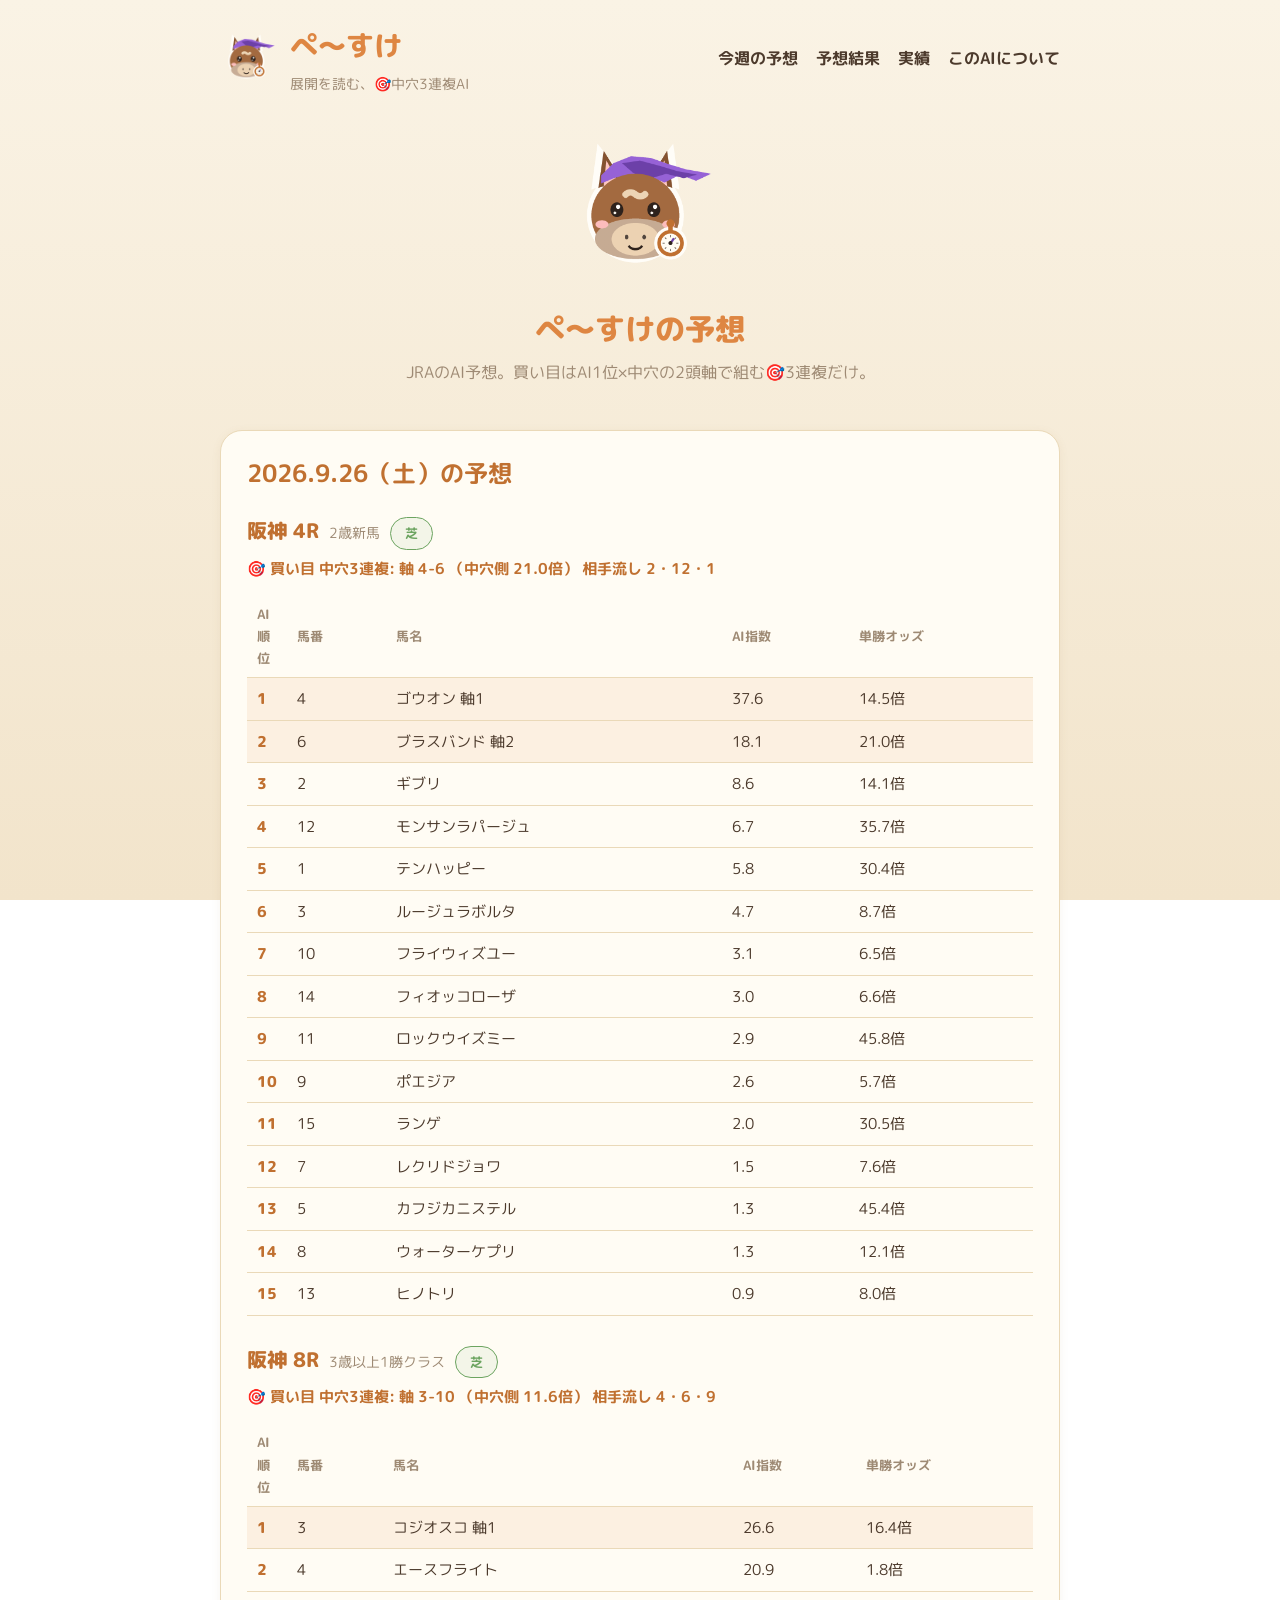
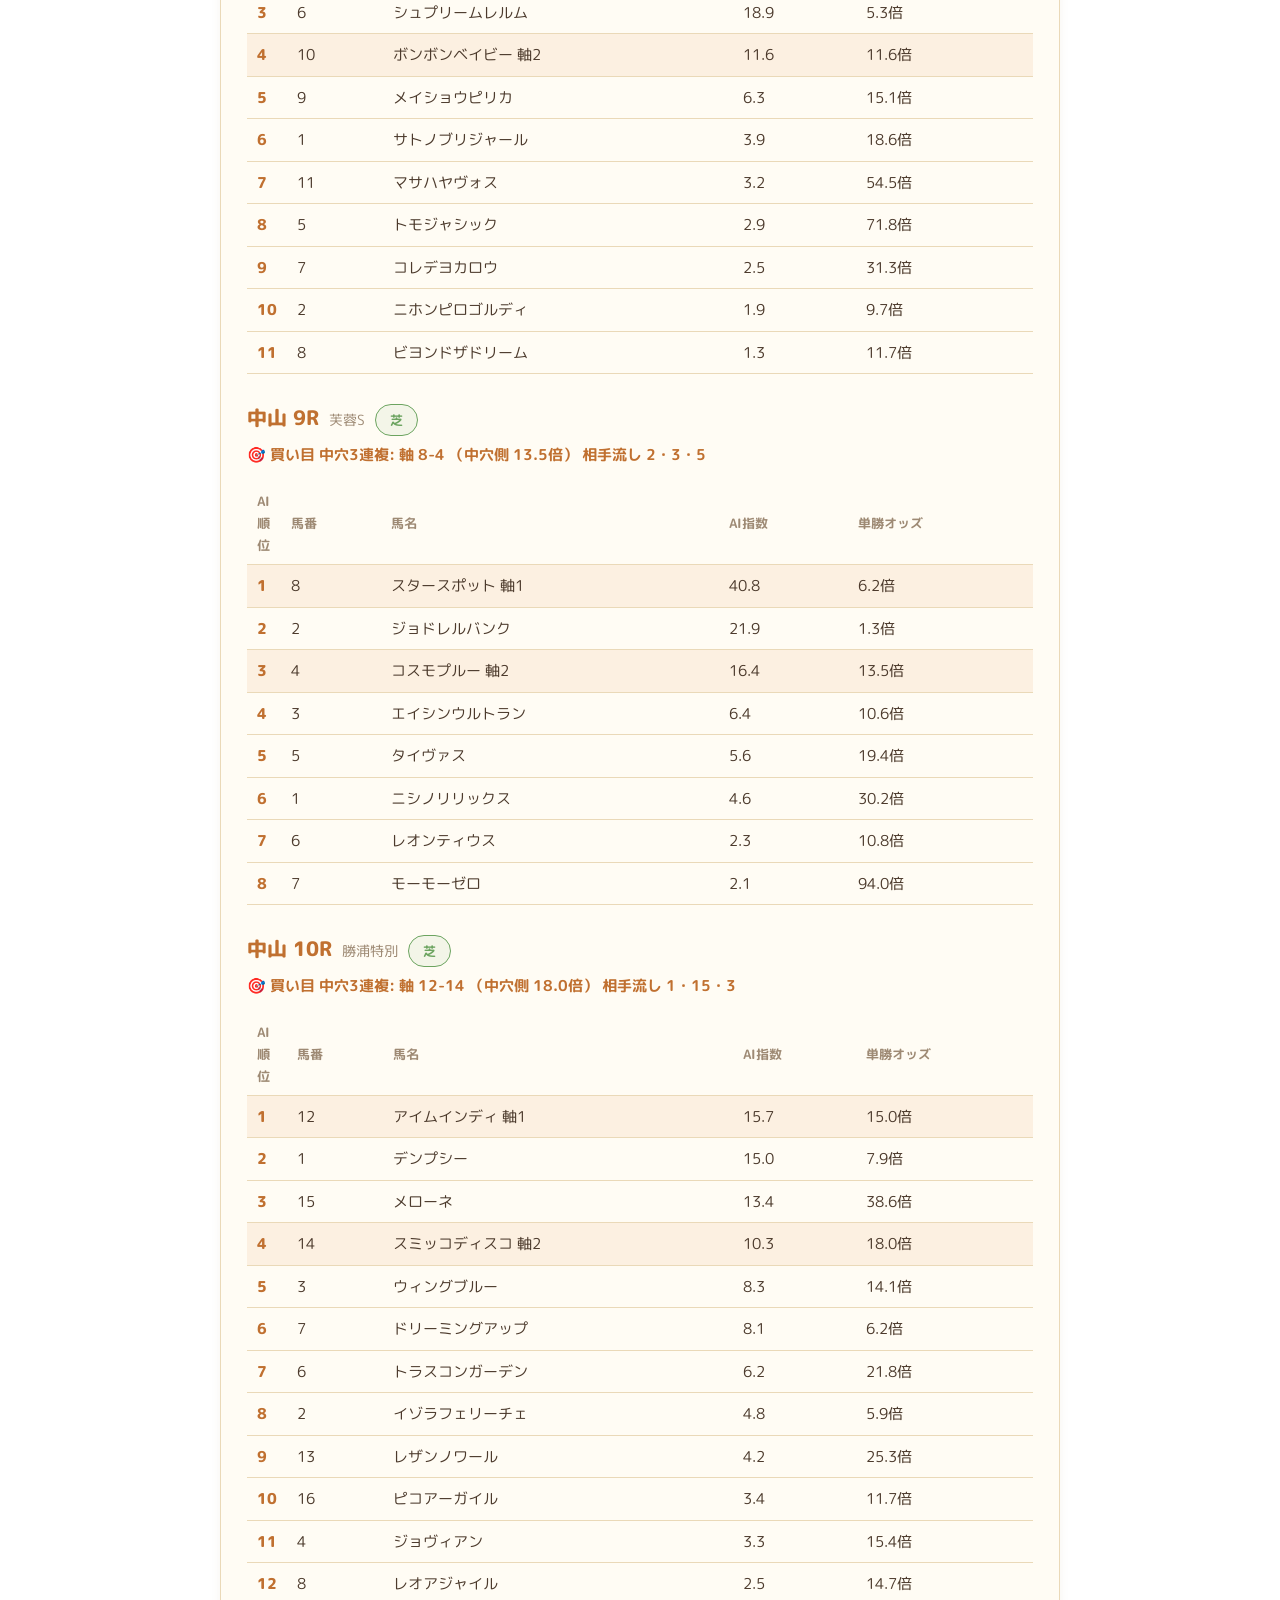
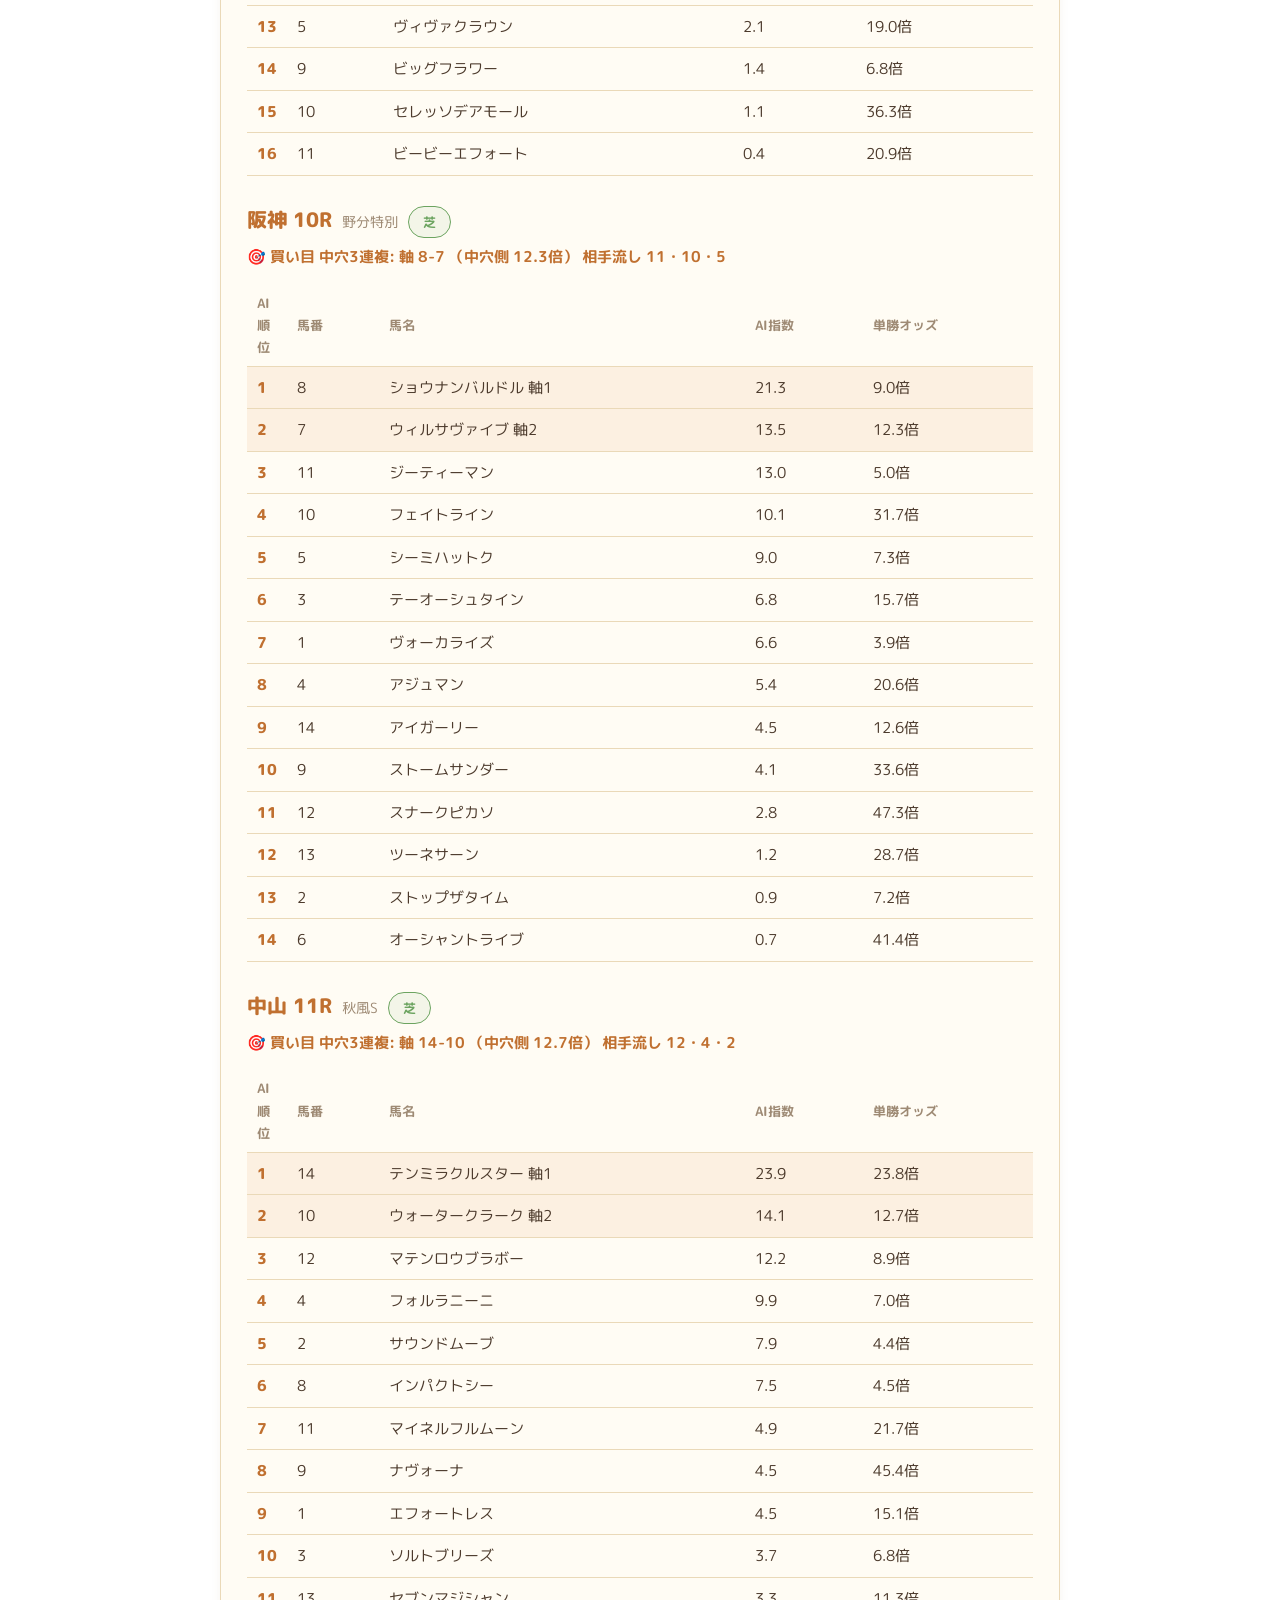
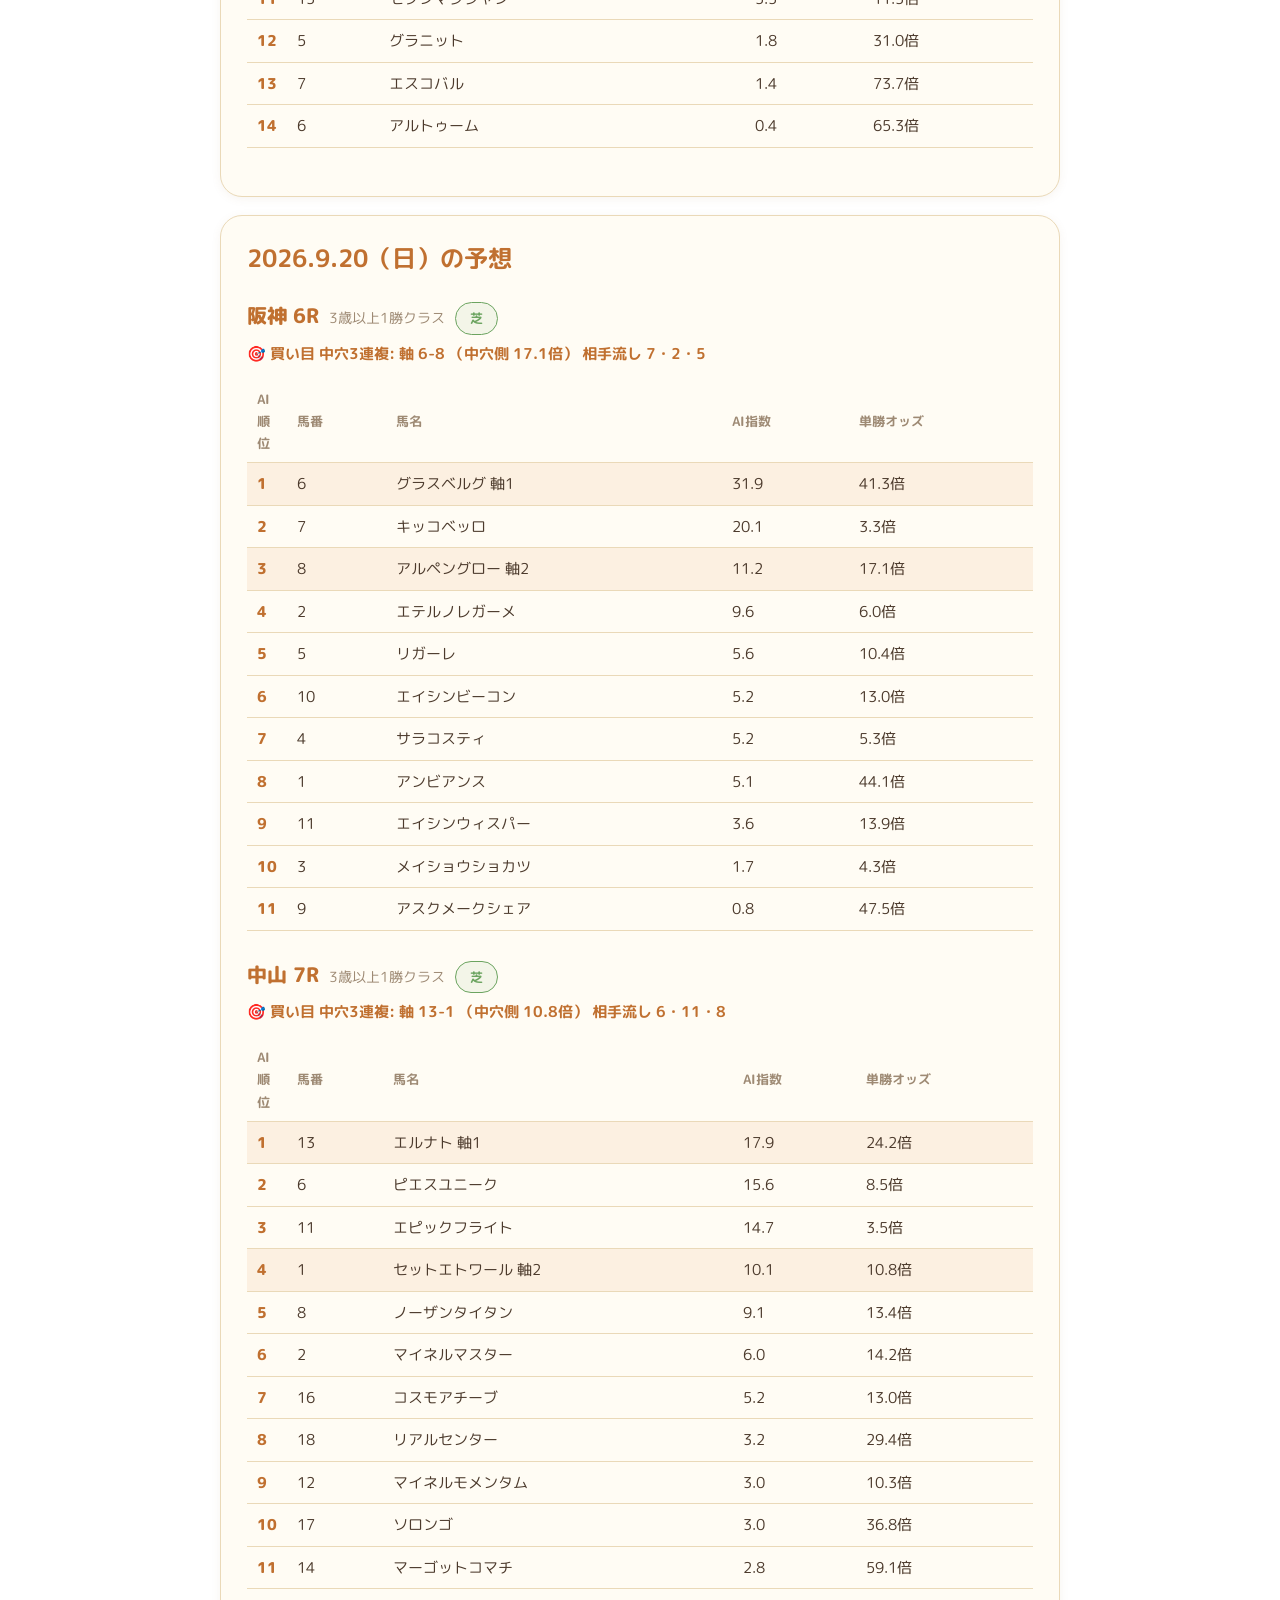
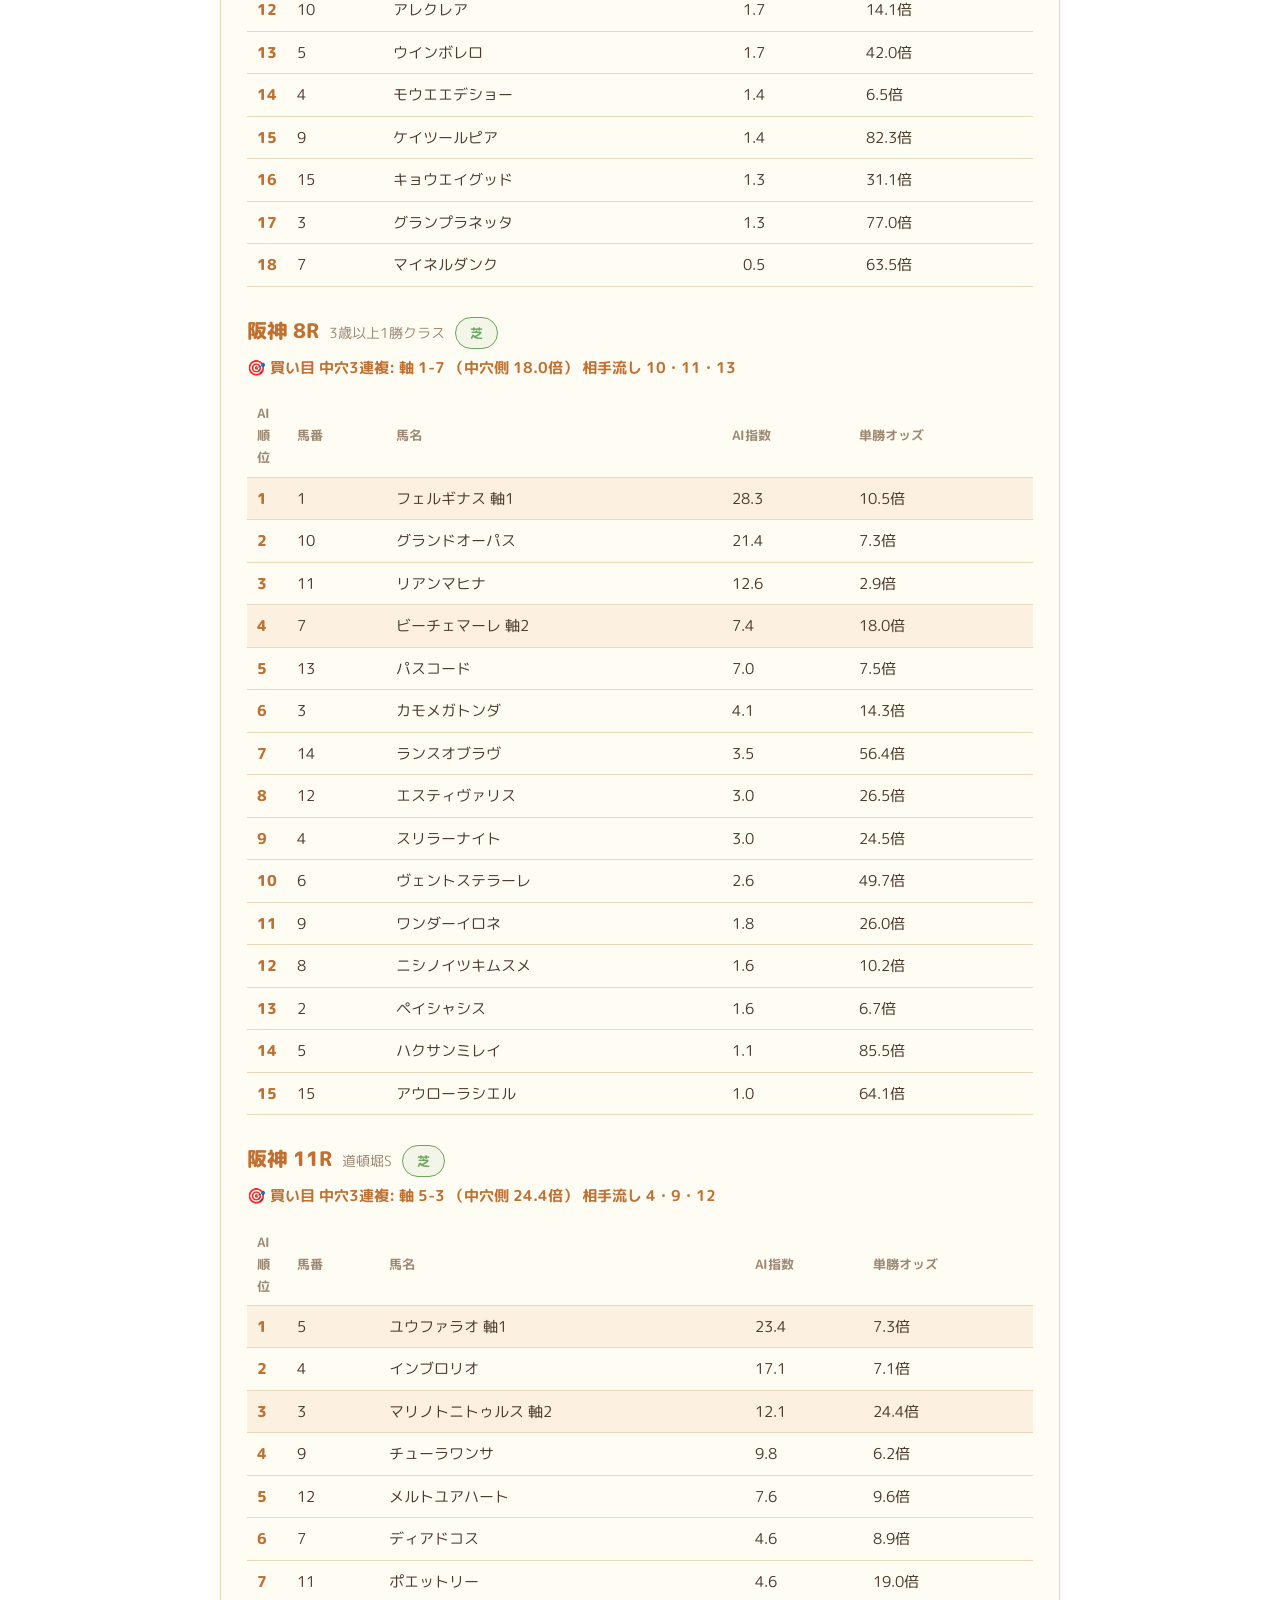
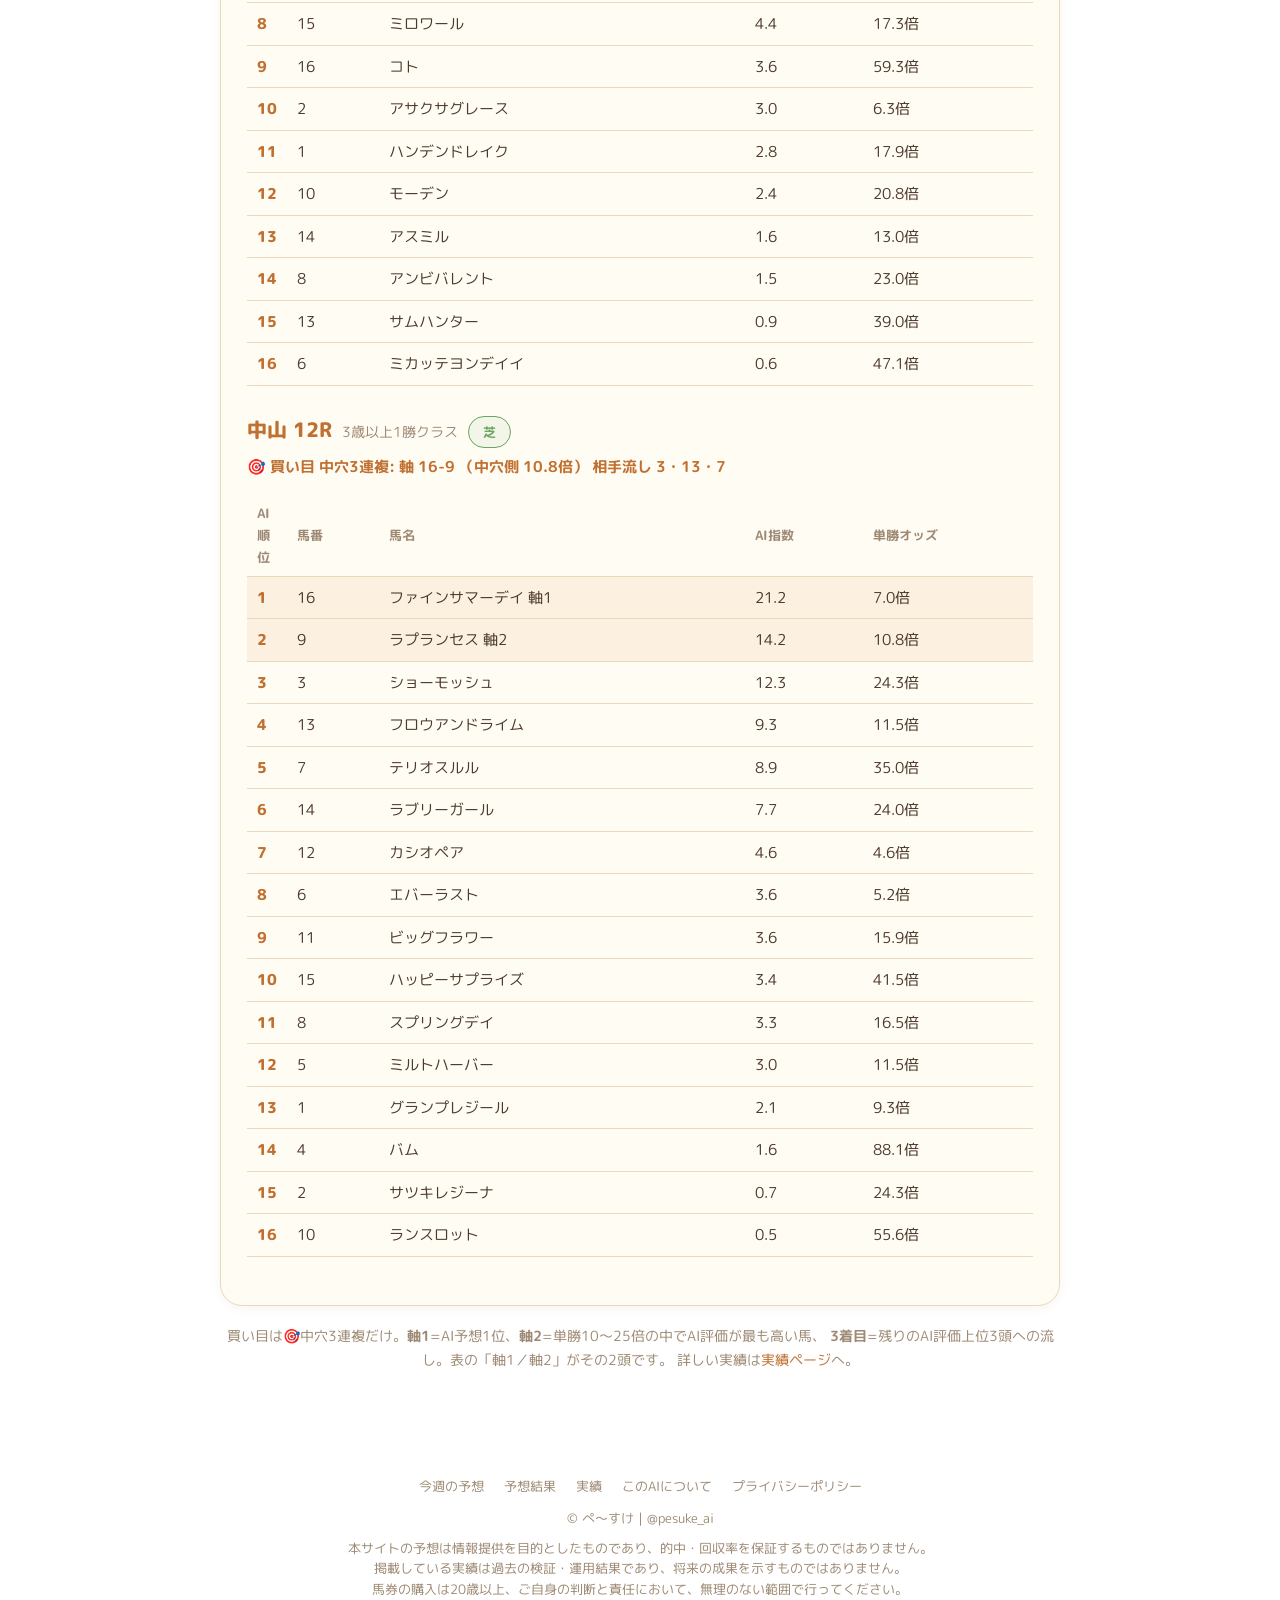
<file: index.html>
<!DOCTYPE html>
<html lang="ja">
<head>
<meta charset="UTF-8">
<meta name="viewport" content="width=device-width, initial-scale=1.0">
<title>ぺ～すけ｜展開を読む、🎯中穴3連複AI</title>
<meta name="description" content="JRA芝レース専用のAI予想。展開予測エンジンでAI1位×中穴の2頭軸3連複を組み、勝ちも負けも全部公開しています。">
<link rel="icon" href="static/img/pesuke_icon.png">
<link rel="stylesheet" href="static/style.css">
</head>
<body>
<header class="site-header">
  <img class="icon" src="static/img/pesuke_icon.png" alt="ぺ～すけ">
  <div>
    <div class="brand">ぺ～すけ</div>
    <div class="tagline">展開を読む、🎯中穴3連複AI</div>
  </div>
  <nav>
    <a href="index.html">今週の予想</a>
    <a href="race_results.html">予想結果</a>
    <a href="results.html">実績</a>
    <a href="about.html">このAIについて</a>
  </nav>
</header>

<div class="wrap">


<div class="hero">
  <img class="mascot" src="static/img/pesuke_icon.png" alt="ぺ～すけ">
  <h1>ぺ～すけの予想</h1>
  <p class="sub">JRAのAI予想。買い目はAI1位×中穴の2頭軸で組む🎯3連複だけ。</p>
</div>


  
  <div class="card">
    <h2 style="margin-top:0;color:var(--gold-dark);">2026.9.26（土）の予想</h2>
    
    <div style="margin-bottom:26px;">
      <div class="race-head">
        <span class="venue">阪神 4R</span>
        <span class="name">2歳新馬</span>
        <span class="badge">芝</span>
      </div>
      
      <p style="margin:2px 0 14px;font-size:15px;color:var(--gold-dark);font-weight:700;">
        🎯 買い目 中穴3連複: 軸 4-6
        （中穴側 21.0倍）
        相手流し 2・12・1
      </p>
      
      
      <table class="board">
        <thead><tr><th>AI順位</th><th>馬番</th><th>馬名</th><th>AI指数</th><th>単勝オッズ</th></tr></thead>
        <tbody>
        
          <tr class="pick">
            <td class="rank">1</td>
            <td><span class="num">4</span></td>
            <td>ゴウオン 軸1</td>
            <td>37.6</td>
            <td>14.5倍</td>
          </tr>
        
          <tr class="pick">
            <td class="rank">2</td>
            <td><span class="num">6</span></td>
            <td>ブラスバンド 軸2</td>
            <td>18.1</td>
            <td>21.0倍</td>
          </tr>
        
          <tr>
            <td class="rank">3</td>
            <td><span class="num">2</span></td>
            <td>ギブリ</td>
            <td>8.6</td>
            <td>14.1倍</td>
          </tr>
        
          <tr>
            <td class="rank">4</td>
            <td><span class="num">12</span></td>
            <td>モンサンラパージュ</td>
            <td>6.7</td>
            <td>35.7倍</td>
          </tr>
        
          <tr>
            <td class="rank">5</td>
            <td><span class="num">1</span></td>
            <td>テンハッピー</td>
            <td>5.8</td>
            <td>30.4倍</td>
          </tr>
        
          <tr>
            <td class="rank">6</td>
            <td><span class="num">3</span></td>
            <td>ルージュラボルタ</td>
            <td>4.7</td>
            <td>8.7倍</td>
          </tr>
        
          <tr>
            <td class="rank">7</td>
            <td><span class="num">10</span></td>
            <td>フライウィズユー</td>
            <td>3.1</td>
            <td>6.5倍</td>
          </tr>
        
          <tr>
            <td class="rank">8</td>
            <td><span class="num">14</span></td>
            <td>フィオッコローザ</td>
            <td>3.0</td>
            <td>6.6倍</td>
          </tr>
        
          <tr>
            <td class="rank">9</td>
            <td><span class="num">11</span></td>
            <td>ロックウイズミー</td>
            <td>2.9</td>
            <td>45.8倍</td>
          </tr>
        
          <tr>
            <td class="rank">10</td>
            <td><span class="num">9</span></td>
            <td>ポエジア</td>
            <td>2.6</td>
            <td>5.7倍</td>
          </tr>
        
          <tr>
            <td class="rank">11</td>
            <td><span class="num">15</span></td>
            <td>ランゲ</td>
            <td>2.0</td>
            <td>30.5倍</td>
          </tr>
        
          <tr>
            <td class="rank">12</td>
            <td><span class="num">7</span></td>
            <td>レクリドジョワ</td>
            <td>1.5</td>
            <td>7.6倍</td>
          </tr>
        
          <tr>
            <td class="rank">13</td>
            <td><span class="num">5</span></td>
            <td>カフジカニステル</td>
            <td>1.3</td>
            <td>45.4倍</td>
          </tr>
        
          <tr>
            <td class="rank">14</td>
            <td><span class="num">8</span></td>
            <td>ウォーターケプリ</td>
            <td>1.3</td>
            <td>12.1倍</td>
          </tr>
        
          <tr>
            <td class="rank">15</td>
            <td><span class="num">13</span></td>
            <td>ヒノトリ</td>
            <td>0.9</td>
            <td>8.0倍</td>
          </tr>
        
        </tbody>
      </table>
      
    </div>
    
    <div style="margin-bottom:26px;">
      <div class="race-head">
        <span class="venue">阪神 8R</span>
        <span class="name">3歳以上1勝クラス</span>
        <span class="badge">芝</span>
      </div>
      
      <p style="margin:2px 0 14px;font-size:15px;color:var(--gold-dark);font-weight:700;">
        🎯 買い目 中穴3連複: 軸 3-10
        （中穴側 11.6倍）
        相手流し 4・6・9
      </p>
      
      
      <table class="board">
        <thead><tr><th>AI順位</th><th>馬番</th><th>馬名</th><th>AI指数</th><th>単勝オッズ</th></tr></thead>
        <tbody>
        
          <tr class="pick">
            <td class="rank">1</td>
            <td><span class="num">3</span></td>
            <td>コジオスコ 軸1</td>
            <td>26.6</td>
            <td>16.4倍</td>
          </tr>
        
          <tr>
            <td class="rank">2</td>
            <td><span class="num">4</span></td>
            <td>エースフライト</td>
            <td>20.9</td>
            <td>1.8倍</td>
          </tr>
        
          <tr>
            <td class="rank">3</td>
            <td><span class="num">6</span></td>
            <td>シュプリームレルム</td>
            <td>18.9</td>
            <td>5.3倍</td>
          </tr>
        
          <tr class="pick">
            <td class="rank">4</td>
            <td><span class="num">10</span></td>
            <td>ボンボンベイビー 軸2</td>
            <td>11.6</td>
            <td>11.6倍</td>
          </tr>
        
          <tr>
            <td class="rank">5</td>
            <td><span class="num">9</span></td>
            <td>メイショウピリカ</td>
            <td>6.3</td>
            <td>15.1倍</td>
          </tr>
        
          <tr>
            <td class="rank">6</td>
            <td><span class="num">1</span></td>
            <td>サトノブリジャール</td>
            <td>3.9</td>
            <td>18.6倍</td>
          </tr>
        
          <tr>
            <td class="rank">7</td>
            <td><span class="num">11</span></td>
            <td>マサハヤヴォス</td>
            <td>3.2</td>
            <td>54.5倍</td>
          </tr>
        
          <tr>
            <td class="rank">8</td>
            <td><span class="num">5</span></td>
            <td>トモジャシック</td>
            <td>2.9</td>
            <td>71.8倍</td>
          </tr>
        
          <tr>
            <td class="rank">9</td>
            <td><span class="num">7</span></td>
            <td>コレデヨカロウ</td>
            <td>2.5</td>
            <td>31.3倍</td>
          </tr>
        
          <tr>
            <td class="rank">10</td>
            <td><span class="num">2</span></td>
            <td>ニホンピロゴルディ</td>
            <td>1.9</td>
            <td>9.7倍</td>
          </tr>
        
          <tr>
            <td class="rank">11</td>
            <td><span class="num">8</span></td>
            <td>ビヨンドザドリーム</td>
            <td>1.3</td>
            <td>11.7倍</td>
          </tr>
        
        </tbody>
      </table>
      
    </div>
    
    <div style="margin-bottom:26px;">
      <div class="race-head">
        <span class="venue">中山 9R</span>
        <span class="name">芙蓉S</span>
        <span class="badge">芝</span>
      </div>
      
      <p style="margin:2px 0 14px;font-size:15px;color:var(--gold-dark);font-weight:700;">
        🎯 買い目 中穴3連複: 軸 8-4
        （中穴側 13.5倍）
        相手流し 2・3・5
      </p>
      
      
      <table class="board">
        <thead><tr><th>AI順位</th><th>馬番</th><th>馬名</th><th>AI指数</th><th>単勝オッズ</th></tr></thead>
        <tbody>
        
          <tr class="pick">
            <td class="rank">1</td>
            <td><span class="num">8</span></td>
            <td>スタースポット 軸1</td>
            <td>40.8</td>
            <td>6.2倍</td>
          </tr>
        
          <tr>
            <td class="rank">2</td>
            <td><span class="num">2</span></td>
            <td>ジョドレルバンク</td>
            <td>21.9</td>
            <td>1.3倍</td>
          </tr>
        
          <tr class="pick">
            <td class="rank">3</td>
            <td><span class="num">4</span></td>
            <td>コスモプルー 軸2</td>
            <td>16.4</td>
            <td>13.5倍</td>
          </tr>
        
          <tr>
            <td class="rank">4</td>
            <td><span class="num">3</span></td>
            <td>エイシンウルトラン</td>
            <td>6.4</td>
            <td>10.6倍</td>
          </tr>
        
          <tr>
            <td class="rank">5</td>
            <td><span class="num">5</span></td>
            <td>タイヴァス</td>
            <td>5.6</td>
            <td>19.4倍</td>
          </tr>
        
          <tr>
            <td class="rank">6</td>
            <td><span class="num">1</span></td>
            <td>ニシノリリックス</td>
            <td>4.6</td>
            <td>30.2倍</td>
          </tr>
        
          <tr>
            <td class="rank">7</td>
            <td><span class="num">6</span></td>
            <td>レオンティウス</td>
            <td>2.3</td>
            <td>10.8倍</td>
          </tr>
        
          <tr>
            <td class="rank">8</td>
            <td><span class="num">7</span></td>
            <td>モーモーゼロ</td>
            <td>2.1</td>
            <td>94.0倍</td>
          </tr>
        
        </tbody>
      </table>
      
    </div>
    
    <div style="margin-bottom:26px;">
      <div class="race-head">
        <span class="venue">中山 10R</span>
        <span class="name">勝浦特別</span>
        <span class="badge">芝</span>
      </div>
      
      <p style="margin:2px 0 14px;font-size:15px;color:var(--gold-dark);font-weight:700;">
        🎯 買い目 中穴3連複: 軸 12-14
        （中穴側 18.0倍）
        相手流し 1・15・3
      </p>
      
      
      <table class="board">
        <thead><tr><th>AI順位</th><th>馬番</th><th>馬名</th><th>AI指数</th><th>単勝オッズ</th></tr></thead>
        <tbody>
        
          <tr class="pick">
            <td class="rank">1</td>
            <td><span class="num">12</span></td>
            <td>アイムインディ 軸1</td>
            <td>15.7</td>
            <td>15.0倍</td>
          </tr>
        
          <tr>
            <td class="rank">2</td>
            <td><span class="num">1</span></td>
            <td>デンプシー</td>
            <td>15.0</td>
            <td>7.9倍</td>
          </tr>
        
          <tr>
            <td class="rank">3</td>
            <td><span class="num">15</span></td>
            <td>メローネ</td>
            <td>13.4</td>
            <td>38.6倍</td>
          </tr>
        
          <tr class="pick">
            <td class="rank">4</td>
            <td><span class="num">14</span></td>
            <td>スミッコディスコ 軸2</td>
            <td>10.3</td>
            <td>18.0倍</td>
          </tr>
        
          <tr>
            <td class="rank">5</td>
            <td><span class="num">3</span></td>
            <td>ウィングブルー</td>
            <td>8.3</td>
            <td>14.1倍</td>
          </tr>
        
          <tr>
            <td class="rank">6</td>
            <td><span class="num">7</span></td>
            <td>ドリーミングアップ</td>
            <td>8.1</td>
            <td>6.2倍</td>
          </tr>
        
          <tr>
            <td class="rank">7</td>
            <td><span class="num">6</span></td>
            <td>トラスコンガーデン</td>
            <td>6.2</td>
            <td>21.8倍</td>
          </tr>
        
          <tr>
            <td class="rank">8</td>
            <td><span class="num">2</span></td>
            <td>イゾラフェリーチェ</td>
            <td>4.8</td>
            <td>5.9倍</td>
          </tr>
        
          <tr>
            <td class="rank">9</td>
            <td><span class="num">13</span></td>
            <td>レザンノワール</td>
            <td>4.2</td>
            <td>25.3倍</td>
          </tr>
        
          <tr>
            <td class="rank">10</td>
            <td><span class="num">16</span></td>
            <td>ピコアーガイル</td>
            <td>3.4</td>
            <td>11.7倍</td>
          </tr>
        
          <tr>
            <td class="rank">11</td>
            <td><span class="num">4</span></td>
            <td>ジョヴィアン</td>
            <td>3.3</td>
            <td>15.4倍</td>
          </tr>
        
          <tr>
            <td class="rank">12</td>
            <td><span class="num">8</span></td>
            <td>レオアジャイル</td>
            <td>2.5</td>
            <td>14.7倍</td>
          </tr>
        
          <tr>
            <td class="rank">13</td>
            <td><span class="num">5</span></td>
            <td>ヴィヴァクラウン</td>
            <td>2.1</td>
            <td>19.0倍</td>
          </tr>
        
          <tr>
            <td class="rank">14</td>
            <td><span class="num">9</span></td>
            <td>ビッグフラワー</td>
            <td>1.4</td>
            <td>6.8倍</td>
          </tr>
        
          <tr>
            <td class="rank">15</td>
            <td><span class="num">10</span></td>
            <td>セレッソデアモール</td>
            <td>1.1</td>
            <td>36.3倍</td>
          </tr>
        
          <tr>
            <td class="rank">16</td>
            <td><span class="num">11</span></td>
            <td>ビービーエフォート</td>
            <td>0.4</td>
            <td>20.9倍</td>
          </tr>
        
        </tbody>
      </table>
      
    </div>
    
    <div style="margin-bottom:26px;">
      <div class="race-head">
        <span class="venue">阪神 10R</span>
        <span class="name">野分特別</span>
        <span class="badge">芝</span>
      </div>
      
      <p style="margin:2px 0 14px;font-size:15px;color:var(--gold-dark);font-weight:700;">
        🎯 買い目 中穴3連複: 軸 8-7
        （中穴側 12.3倍）
        相手流し 11・10・5
      </p>
      
      
      <table class="board">
        <thead><tr><th>AI順位</th><th>馬番</th><th>馬名</th><th>AI指数</th><th>単勝オッズ</th></tr></thead>
        <tbody>
        
          <tr class="pick">
            <td class="rank">1</td>
            <td><span class="num">8</span></td>
            <td>ショウナンバルドル 軸1</td>
            <td>21.3</td>
            <td>9.0倍</td>
          </tr>
        
          <tr class="pick">
            <td class="rank">2</td>
            <td><span class="num">7</span></td>
            <td>ウィルサヴァイブ 軸2</td>
            <td>13.5</td>
            <td>12.3倍</td>
          </tr>
        
          <tr>
            <td class="rank">3</td>
            <td><span class="num">11</span></td>
            <td>ジーティーマン</td>
            <td>13.0</td>
            <td>5.0倍</td>
          </tr>
        
          <tr>
            <td class="rank">4</td>
            <td><span class="num">10</span></td>
            <td>フェイトライン</td>
            <td>10.1</td>
            <td>31.7倍</td>
          </tr>
        
          <tr>
            <td class="rank">5</td>
            <td><span class="num">5</span></td>
            <td>シーミハットク</td>
            <td>9.0</td>
            <td>7.3倍</td>
          </tr>
        
          <tr>
            <td class="rank">6</td>
            <td><span class="num">3</span></td>
            <td>テーオーシュタイン</td>
            <td>6.8</td>
            <td>15.7倍</td>
          </tr>
        
          <tr>
            <td class="rank">7</td>
            <td><span class="num">1</span></td>
            <td>ヴォーカライズ</td>
            <td>6.6</td>
            <td>3.9倍</td>
          </tr>
        
          <tr>
            <td class="rank">8</td>
            <td><span class="num">4</span></td>
            <td>アジュマン</td>
            <td>5.4</td>
            <td>20.6倍</td>
          </tr>
        
          <tr>
            <td class="rank">9</td>
            <td><span class="num">14</span></td>
            <td>アイガーリー</td>
            <td>4.5</td>
            <td>12.6倍</td>
          </tr>
        
          <tr>
            <td class="rank">10</td>
            <td><span class="num">9</span></td>
            <td>ストームサンダー</td>
            <td>4.1</td>
            <td>33.6倍</td>
          </tr>
        
          <tr>
            <td class="rank">11</td>
            <td><span class="num">12</span></td>
            <td>スナークピカソ</td>
            <td>2.8</td>
            <td>47.3倍</td>
          </tr>
        
          <tr>
            <td class="rank">12</td>
            <td><span class="num">13</span></td>
            <td>ツーネサーン</td>
            <td>1.2</td>
            <td>28.7倍</td>
          </tr>
        
          <tr>
            <td class="rank">13</td>
            <td><span class="num">2</span></td>
            <td>ストップザタイム</td>
            <td>0.9</td>
            <td>7.2倍</td>
          </tr>
        
          <tr>
            <td class="rank">14</td>
            <td><span class="num">6</span></td>
            <td>オーシャントライブ</td>
            <td>0.7</td>
            <td>41.4倍</td>
          </tr>
        
        </tbody>
      </table>
      
    </div>
    
    <div style="margin-bottom:26px;">
      <div class="race-head">
        <span class="venue">中山 11R</span>
        <span class="name">秋風S</span>
        <span class="badge">芝</span>
      </div>
      
      <p style="margin:2px 0 14px;font-size:15px;color:var(--gold-dark);font-weight:700;">
        🎯 買い目 中穴3連複: 軸 14-10
        （中穴側 12.7倍）
        相手流し 12・4・2
      </p>
      
      
      <table class="board">
        <thead><tr><th>AI順位</th><th>馬番</th><th>馬名</th><th>AI指数</th><th>単勝オッズ</th></tr></thead>
        <tbody>
        
          <tr class="pick">
            <td class="rank">1</td>
            <td><span class="num">14</span></td>
            <td>テンミラクルスター 軸1</td>
            <td>23.9</td>
            <td>23.8倍</td>
          </tr>
        
          <tr class="pick">
            <td class="rank">2</td>
            <td><span class="num">10</span></td>
            <td>ウォータークラーク 軸2</td>
            <td>14.1</td>
            <td>12.7倍</td>
          </tr>
        
          <tr>
            <td class="rank">3</td>
            <td><span class="num">12</span></td>
            <td>マテンロウブラボー</td>
            <td>12.2</td>
            <td>8.9倍</td>
          </tr>
        
          <tr>
            <td class="rank">4</td>
            <td><span class="num">4</span></td>
            <td>フォルラニーニ</td>
            <td>9.9</td>
            <td>7.0倍</td>
          </tr>
        
          <tr>
            <td class="rank">5</td>
            <td><span class="num">2</span></td>
            <td>サウンドムーブ</td>
            <td>7.9</td>
            <td>4.4倍</td>
          </tr>
        
          <tr>
            <td class="rank">6</td>
            <td><span class="num">8</span></td>
            <td>インパクトシー</td>
            <td>7.5</td>
            <td>4.5倍</td>
          </tr>
        
          <tr>
            <td class="rank">7</td>
            <td><span class="num">11</span></td>
            <td>マイネルフルムーン</td>
            <td>4.9</td>
            <td>21.7倍</td>
          </tr>
        
          <tr>
            <td class="rank">8</td>
            <td><span class="num">9</span></td>
            <td>ナヴォーナ</td>
            <td>4.5</td>
            <td>45.4倍</td>
          </tr>
        
          <tr>
            <td class="rank">9</td>
            <td><span class="num">1</span></td>
            <td>エフォートレス</td>
            <td>4.5</td>
            <td>15.1倍</td>
          </tr>
        
          <tr>
            <td class="rank">10</td>
            <td><span class="num">3</span></td>
            <td>ソルトブリーズ</td>
            <td>3.7</td>
            <td>6.8倍</td>
          </tr>
        
          <tr>
            <td class="rank">11</td>
            <td><span class="num">13</span></td>
            <td>セブンマジシャン</td>
            <td>3.3</td>
            <td>11.3倍</td>
          </tr>
        
          <tr>
            <td class="rank">12</td>
            <td><span class="num">5</span></td>
            <td>グラニット</td>
            <td>1.8</td>
            <td>31.0倍</td>
          </tr>
        
          <tr>
            <td class="rank">13</td>
            <td><span class="num">7</span></td>
            <td>エスコバル</td>
            <td>1.4</td>
            <td>73.7倍</td>
          </tr>
        
          <tr>
            <td class="rank">14</td>
            <td><span class="num">6</span></td>
            <td>アルトゥーム</td>
            <td>0.4</td>
            <td>65.3倍</td>
          </tr>
        
        </tbody>
      </table>
      
    </div>
    
  </div>
  
  <div class="card">
    <h2 style="margin-top:0;color:var(--gold-dark);">2026.9.20（日）の予想</h2>
    
    <div style="margin-bottom:26px;">
      <div class="race-head">
        <span class="venue">阪神 6R</span>
        <span class="name">3歳以上1勝クラス</span>
        <span class="badge">芝</span>
      </div>
      
      <p style="margin:2px 0 14px;font-size:15px;color:var(--gold-dark);font-weight:700;">
        🎯 買い目 中穴3連複: 軸 6-8
        （中穴側 17.1倍）
        相手流し 7・2・5
      </p>
      
      
      <table class="board">
        <thead><tr><th>AI順位</th><th>馬番</th><th>馬名</th><th>AI指数</th><th>単勝オッズ</th></tr></thead>
        <tbody>
        
          <tr class="pick">
            <td class="rank">1</td>
            <td><span class="num">6</span></td>
            <td>グラスベルグ 軸1</td>
            <td>31.9</td>
            <td>41.3倍</td>
          </tr>
        
          <tr>
            <td class="rank">2</td>
            <td><span class="num">7</span></td>
            <td>キッコベッロ</td>
            <td>20.1</td>
            <td>3.3倍</td>
          </tr>
        
          <tr class="pick">
            <td class="rank">3</td>
            <td><span class="num">8</span></td>
            <td>アルペングロー 軸2</td>
            <td>11.2</td>
            <td>17.1倍</td>
          </tr>
        
          <tr>
            <td class="rank">4</td>
            <td><span class="num">2</span></td>
            <td>エテルノレガーメ</td>
            <td>9.6</td>
            <td>6.0倍</td>
          </tr>
        
          <tr>
            <td class="rank">5</td>
            <td><span class="num">5</span></td>
            <td>リガーレ</td>
            <td>5.6</td>
            <td>10.4倍</td>
          </tr>
        
          <tr>
            <td class="rank">6</td>
            <td><span class="num">10</span></td>
            <td>エイシンビーコン</td>
            <td>5.2</td>
            <td>13.0倍</td>
          </tr>
        
          <tr>
            <td class="rank">7</td>
            <td><span class="num">4</span></td>
            <td>サラコスティ</td>
            <td>5.2</td>
            <td>5.3倍</td>
          </tr>
        
          <tr>
            <td class="rank">8</td>
            <td><span class="num">1</span></td>
            <td>アンビアンス</td>
            <td>5.1</td>
            <td>44.1倍</td>
          </tr>
        
          <tr>
            <td class="rank">9</td>
            <td><span class="num">11</span></td>
            <td>エイシンウィスパー</td>
            <td>3.6</td>
            <td>13.9倍</td>
          </tr>
        
          <tr>
            <td class="rank">10</td>
            <td><span class="num">3</span></td>
            <td>メイショウショカツ</td>
            <td>1.7</td>
            <td>4.3倍</td>
          </tr>
        
          <tr>
            <td class="rank">11</td>
            <td><span class="num">9</span></td>
            <td>アスクメークシェア</td>
            <td>0.8</td>
            <td>47.5倍</td>
          </tr>
        
        </tbody>
      </table>
      
    </div>
    
    <div style="margin-bottom:26px;">
      <div class="race-head">
        <span class="venue">中山 7R</span>
        <span class="name">3歳以上1勝クラス</span>
        <span class="badge">芝</span>
      </div>
      
      <p style="margin:2px 0 14px;font-size:15px;color:var(--gold-dark);font-weight:700;">
        🎯 買い目 中穴3連複: 軸 13-1
        （中穴側 10.8倍）
        相手流し 6・11・8
      </p>
      
      
      <table class="board">
        <thead><tr><th>AI順位</th><th>馬番</th><th>馬名</th><th>AI指数</th><th>単勝オッズ</th></tr></thead>
        <tbody>
        
          <tr class="pick">
            <td class="rank">1</td>
            <td><span class="num">13</span></td>
            <td>エルナト 軸1</td>
            <td>17.9</td>
            <td>24.2倍</td>
          </tr>
        
          <tr>
            <td class="rank">2</td>
            <td><span class="num">6</span></td>
            <td>ピエスユニーク</td>
            <td>15.6</td>
            <td>8.5倍</td>
          </tr>
        
          <tr>
            <td class="rank">3</td>
            <td><span class="num">11</span></td>
            <td>エピックフライト</td>
            <td>14.7</td>
            <td>3.5倍</td>
          </tr>
        
          <tr class="pick">
            <td class="rank">4</td>
            <td><span class="num">1</span></td>
            <td>セットエトワール 軸2</td>
            <td>10.1</td>
            <td>10.8倍</td>
          </tr>
        
          <tr>
            <td class="rank">5</td>
            <td><span class="num">8</span></td>
            <td>ノーザンタイタン</td>
            <td>9.1</td>
            <td>13.4倍</td>
          </tr>
        
          <tr>
            <td class="rank">6</td>
            <td><span class="num">2</span></td>
            <td>マイネルマスター</td>
            <td>6.0</td>
            <td>14.2倍</td>
          </tr>
        
          <tr>
            <td class="rank">7</td>
            <td><span class="num">16</span></td>
            <td>コスモアチーブ</td>
            <td>5.2</td>
            <td>13.0倍</td>
          </tr>
        
          <tr>
            <td class="rank">8</td>
            <td><span class="num">18</span></td>
            <td>リアルセンター</td>
            <td>3.2</td>
            <td>29.4倍</td>
          </tr>
        
          <tr>
            <td class="rank">9</td>
            <td><span class="num">12</span></td>
            <td>マイネルモメンタム</td>
            <td>3.0</td>
            <td>10.3倍</td>
          </tr>
        
          <tr>
            <td class="rank">10</td>
            <td><span class="num">17</span></td>
            <td>ソロンゴ</td>
            <td>3.0</td>
            <td>36.8倍</td>
          </tr>
        
          <tr>
            <td class="rank">11</td>
            <td><span class="num">14</span></td>
            <td>マーゴットコマチ</td>
            <td>2.8</td>
            <td>59.1倍</td>
          </tr>
        
          <tr>
            <td class="rank">12</td>
            <td><span class="num">10</span></td>
            <td>アレクレア</td>
            <td>1.7</td>
            <td>14.1倍</td>
          </tr>
        
          <tr>
            <td class="rank">13</td>
            <td><span class="num">5</span></td>
            <td>ウインボレロ</td>
            <td>1.7</td>
            <td>42.0倍</td>
          </tr>
        
          <tr>
            <td class="rank">14</td>
            <td><span class="num">4</span></td>
            <td>モウエエデショー</td>
            <td>1.4</td>
            <td>6.5倍</td>
          </tr>
        
          <tr>
            <td class="rank">15</td>
            <td><span class="num">9</span></td>
            <td>ケイツールピア</td>
            <td>1.4</td>
            <td>82.3倍</td>
          </tr>
        
          <tr>
            <td class="rank">16</td>
            <td><span class="num">15</span></td>
            <td>キョウエイグッド</td>
            <td>1.3</td>
            <td>31.1倍</td>
          </tr>
        
          <tr>
            <td class="rank">17</td>
            <td><span class="num">3</span></td>
            <td>グランプラネッタ</td>
            <td>1.3</td>
            <td>77.0倍</td>
          </tr>
        
          <tr>
            <td class="rank">18</td>
            <td><span class="num">7</span></td>
            <td>マイネルダンク</td>
            <td>0.5</td>
            <td>63.5倍</td>
          </tr>
        
        </tbody>
      </table>
      
    </div>
    
    <div style="margin-bottom:26px;">
      <div class="race-head">
        <span class="venue">阪神 8R</span>
        <span class="name">3歳以上1勝クラス</span>
        <span class="badge">芝</span>
      </div>
      
      <p style="margin:2px 0 14px;font-size:15px;color:var(--gold-dark);font-weight:700;">
        🎯 買い目 中穴3連複: 軸 1-7
        （中穴側 18.0倍）
        相手流し 10・11・13
      </p>
      
      
      <table class="board">
        <thead><tr><th>AI順位</th><th>馬番</th><th>馬名</th><th>AI指数</th><th>単勝オッズ</th></tr></thead>
        <tbody>
        
          <tr class="pick">
            <td class="rank">1</td>
            <td><span class="num">1</span></td>
            <td>フェルギナス 軸1</td>
            <td>28.3</td>
            <td>10.5倍</td>
          </tr>
        
          <tr>
            <td class="rank">2</td>
            <td><span class="num">10</span></td>
            <td>グランドオーパス</td>
            <td>21.4</td>
            <td>7.3倍</td>
          </tr>
        
          <tr>
            <td class="rank">3</td>
            <td><span class="num">11</span></td>
            <td>リアンマヒナ</td>
            <td>12.6</td>
            <td>2.9倍</td>
          </tr>
        
          <tr class="pick">
            <td class="rank">4</td>
            <td><span class="num">7</span></td>
            <td>ビーチェマーレ 軸2</td>
            <td>7.4</td>
            <td>18.0倍</td>
          </tr>
        
          <tr>
            <td class="rank">5</td>
            <td><span class="num">13</span></td>
            <td>パスコード</td>
            <td>7.0</td>
            <td>7.5倍</td>
          </tr>
        
          <tr>
            <td class="rank">6</td>
            <td><span class="num">3</span></td>
            <td>カモメガトンダ</td>
            <td>4.1</td>
            <td>14.3倍</td>
          </tr>
        
          <tr>
            <td class="rank">7</td>
            <td><span class="num">14</span></td>
            <td>ランスオブラヴ</td>
            <td>3.5</td>
            <td>56.4倍</td>
          </tr>
        
          <tr>
            <td class="rank">8</td>
            <td><span class="num">12</span></td>
            <td>エスティヴァリス</td>
            <td>3.0</td>
            <td>26.5倍</td>
          </tr>
        
          <tr>
            <td class="rank">9</td>
            <td><span class="num">4</span></td>
            <td>スリラーナイト</td>
            <td>3.0</td>
            <td>24.5倍</td>
          </tr>
        
          <tr>
            <td class="rank">10</td>
            <td><span class="num">6</span></td>
            <td>ヴェントステラーレ</td>
            <td>2.6</td>
            <td>49.7倍</td>
          </tr>
        
          <tr>
            <td class="rank">11</td>
            <td><span class="num">9</span></td>
            <td>ワンダーイロネ</td>
            <td>1.8</td>
            <td>26.0倍</td>
          </tr>
        
          <tr>
            <td class="rank">12</td>
            <td><span class="num">8</span></td>
            <td>ニシノイツキムスメ</td>
            <td>1.6</td>
            <td>10.2倍</td>
          </tr>
        
          <tr>
            <td class="rank">13</td>
            <td><span class="num">2</span></td>
            <td>ペイシャシス</td>
            <td>1.6</td>
            <td>6.7倍</td>
          </tr>
        
          <tr>
            <td class="rank">14</td>
            <td><span class="num">5</span></td>
            <td>ハクサンミレイ</td>
            <td>1.1</td>
            <td>85.5倍</td>
          </tr>
        
          <tr>
            <td class="rank">15</td>
            <td><span class="num">15</span></td>
            <td>アウローラシエル</td>
            <td>1.0</td>
            <td>64.1倍</td>
          </tr>
        
        </tbody>
      </table>
      
    </div>
    
    <div style="margin-bottom:26px;">
      <div class="race-head">
        <span class="venue">阪神 11R</span>
        <span class="name">道頓堀S</span>
        <span class="badge">芝</span>
      </div>
      
      <p style="margin:2px 0 14px;font-size:15px;color:var(--gold-dark);font-weight:700;">
        🎯 買い目 中穴3連複: 軸 5-3
        （中穴側 24.4倍）
        相手流し 4・9・12
      </p>
      
      
      <table class="board">
        <thead><tr><th>AI順位</th><th>馬番</th><th>馬名</th><th>AI指数</th><th>単勝オッズ</th></tr></thead>
        <tbody>
        
          <tr class="pick">
            <td class="rank">1</td>
            <td><span class="num">5</span></td>
            <td>ユウファラオ 軸1</td>
            <td>23.4</td>
            <td>7.3倍</td>
          </tr>
        
          <tr>
            <td class="rank">2</td>
            <td><span class="num">4</span></td>
            <td>インブロリオ</td>
            <td>17.1</td>
            <td>7.1倍</td>
          </tr>
        
          <tr class="pick">
            <td class="rank">3</td>
            <td><span class="num">3</span></td>
            <td>マリノトニトゥルス 軸2</td>
            <td>12.1</td>
            <td>24.4倍</td>
          </tr>
        
          <tr>
            <td class="rank">4</td>
            <td><span class="num">9</span></td>
            <td>チューラワンサ</td>
            <td>9.8</td>
            <td>6.2倍</td>
          </tr>
        
          <tr>
            <td class="rank">5</td>
            <td><span class="num">12</span></td>
            <td>メルトユアハート</td>
            <td>7.6</td>
            <td>9.6倍</td>
          </tr>
        
          <tr>
            <td class="rank">6</td>
            <td><span class="num">7</span></td>
            <td>ディアドコス</td>
            <td>4.6</td>
            <td>8.9倍</td>
          </tr>
        
          <tr>
            <td class="rank">7</td>
            <td><span class="num">11</span></td>
            <td>ポエットリー</td>
            <td>4.6</td>
            <td>19.0倍</td>
          </tr>
        
          <tr>
            <td class="rank">8</td>
            <td><span class="num">15</span></td>
            <td>ミロワール</td>
            <td>4.4</td>
            <td>17.3倍</td>
          </tr>
        
          <tr>
            <td class="rank">9</td>
            <td><span class="num">16</span></td>
            <td>コト</td>
            <td>3.6</td>
            <td>59.3倍</td>
          </tr>
        
          <tr>
            <td class="rank">10</td>
            <td><span class="num">2</span></td>
            <td>アサクサグレース</td>
            <td>3.0</td>
            <td>6.3倍</td>
          </tr>
        
          <tr>
            <td class="rank">11</td>
            <td><span class="num">1</span></td>
            <td>ハンデンドレイク</td>
            <td>2.8</td>
            <td>17.9倍</td>
          </tr>
        
          <tr>
            <td class="rank">12</td>
            <td><span class="num">10</span></td>
            <td>モーデン</td>
            <td>2.4</td>
            <td>20.8倍</td>
          </tr>
        
          <tr>
            <td class="rank">13</td>
            <td><span class="num">14</span></td>
            <td>アスミル</td>
            <td>1.6</td>
            <td>13.0倍</td>
          </tr>
        
          <tr>
            <td class="rank">14</td>
            <td><span class="num">8</span></td>
            <td>アンビバレント</td>
            <td>1.5</td>
            <td>23.0倍</td>
          </tr>
        
          <tr>
            <td class="rank">15</td>
            <td><span class="num">13</span></td>
            <td>サムハンター</td>
            <td>0.9</td>
            <td>39.0倍</td>
          </tr>
        
          <tr>
            <td class="rank">16</td>
            <td><span class="num">6</span></td>
            <td>ミカッテヨンデイイ</td>
            <td>0.6</td>
            <td>47.1倍</td>
          </tr>
        
        </tbody>
      </table>
      
    </div>
    
    <div style="margin-bottom:26px;">
      <div class="race-head">
        <span class="venue">中山 12R</span>
        <span class="name">3歳以上1勝クラス</span>
        <span class="badge">芝</span>
      </div>
      
      <p style="margin:2px 0 14px;font-size:15px;color:var(--gold-dark);font-weight:700;">
        🎯 買い目 中穴3連複: 軸 16-9
        （中穴側 10.8倍）
        相手流し 3・13・7
      </p>
      
      
      <table class="board">
        <thead><tr><th>AI順位</th><th>馬番</th><th>馬名</th><th>AI指数</th><th>単勝オッズ</th></tr></thead>
        <tbody>
        
          <tr class="pick">
            <td class="rank">1</td>
            <td><span class="num">16</span></td>
            <td>ファインサマーデイ 軸1</td>
            <td>21.2</td>
            <td>7.0倍</td>
          </tr>
        
          <tr class="pick">
            <td class="rank">2</td>
            <td><span class="num">9</span></td>
            <td>ラプランセス 軸2</td>
            <td>14.2</td>
            <td>10.8倍</td>
          </tr>
        
          <tr>
            <td class="rank">3</td>
            <td><span class="num">3</span></td>
            <td>ショーモッシュ</td>
            <td>12.3</td>
            <td>24.3倍</td>
          </tr>
        
          <tr>
            <td class="rank">4</td>
            <td><span class="num">13</span></td>
            <td>フロウアンドライム</td>
            <td>9.3</td>
            <td>11.5倍</td>
          </tr>
        
          <tr>
            <td class="rank">5</td>
            <td><span class="num">7</span></td>
            <td>テリオスルル</td>
            <td>8.9</td>
            <td>35.0倍</td>
          </tr>
        
          <tr>
            <td class="rank">6</td>
            <td><span class="num">14</span></td>
            <td>ラブリーガール</td>
            <td>7.7</td>
            <td>24.0倍</td>
          </tr>
        
          <tr>
            <td class="rank">7</td>
            <td><span class="num">12</span></td>
            <td>カシオペア</td>
            <td>4.6</td>
            <td>4.6倍</td>
          </tr>
        
          <tr>
            <td class="rank">8</td>
            <td><span class="num">6</span></td>
            <td>エバーラスト</td>
            <td>3.6</td>
            <td>5.2倍</td>
          </tr>
        
          <tr>
            <td class="rank">9</td>
            <td><span class="num">11</span></td>
            <td>ビッグフラワー</td>
            <td>3.6</td>
            <td>15.9倍</td>
          </tr>
        
          <tr>
            <td class="rank">10</td>
            <td><span class="num">15</span></td>
            <td>ハッピーサプライズ</td>
            <td>3.4</td>
            <td>41.5倍</td>
          </tr>
        
          <tr>
            <td class="rank">11</td>
            <td><span class="num">8</span></td>
            <td>スプリングデイ</td>
            <td>3.3</td>
            <td>16.5倍</td>
          </tr>
        
          <tr>
            <td class="rank">12</td>
            <td><span class="num">5</span></td>
            <td>ミルトハーバー</td>
            <td>3.0</td>
            <td>11.5倍</td>
          </tr>
        
          <tr>
            <td class="rank">13</td>
            <td><span class="num">1</span></td>
            <td>グランプレジール</td>
            <td>2.1</td>
            <td>9.3倍</td>
          </tr>
        
          <tr>
            <td class="rank">14</td>
            <td><span class="num">4</span></td>
            <td>バム</td>
            <td>1.6</td>
            <td>88.1倍</td>
          </tr>
        
          <tr>
            <td class="rank">15</td>
            <td><span class="num">2</span></td>
            <td>サツキレジーナ</td>
            <td>0.7</td>
            <td>24.3倍</td>
          </tr>
        
          <tr>
            <td class="rank">16</td>
            <td><span class="num">10</span></td>
            <td>ランスロット</td>
            <td>0.5</td>
            <td>55.6倍</td>
          </tr>
        
        </tbody>
      </table>
      
    </div>
    
  </div>
  


<p style="text-align:center;color:var(--grey);font-size:14px;">
  買い目は🎯中穴3連複だけ。<strong>軸1</strong>=AI予想1位、<strong>軸2</strong>=単勝10〜25倍の中でAI評価が最も高い馬、
  <strong>3着目</strong>=残りのAI評価上位3頭への流し。表の「軸1／軸2」がその2頭です。
  詳しい実績は<a href="results.html">実績ページ</a>へ。
</p>


</div>

<footer>
  <nav>
    <a href="index.html">今週の予想</a>
    <a href="race_results.html">予想結果</a>
    <a href="results.html">実績</a>
    <a href="about.html">このAIについて</a>
    <a href="privacy.html">プライバシーポリシー</a>
  </nav>
  <div>© ぺ～すけ｜@pesuke_ai</div>
  <div class="disclaimer">
    本サイトの予想は情報提供を目的としたものであり、的中・回収率を保証するものではありません。<br>
    掲載している実績は過去の検証・運用結果であり、将来の成果を示すものではありません。<br>
    馬券の購入は20歳以上、ご自身の判断と責任において、無理のない範囲で行ってください。
  </div>
</footer>
</body>
</html>
</file>
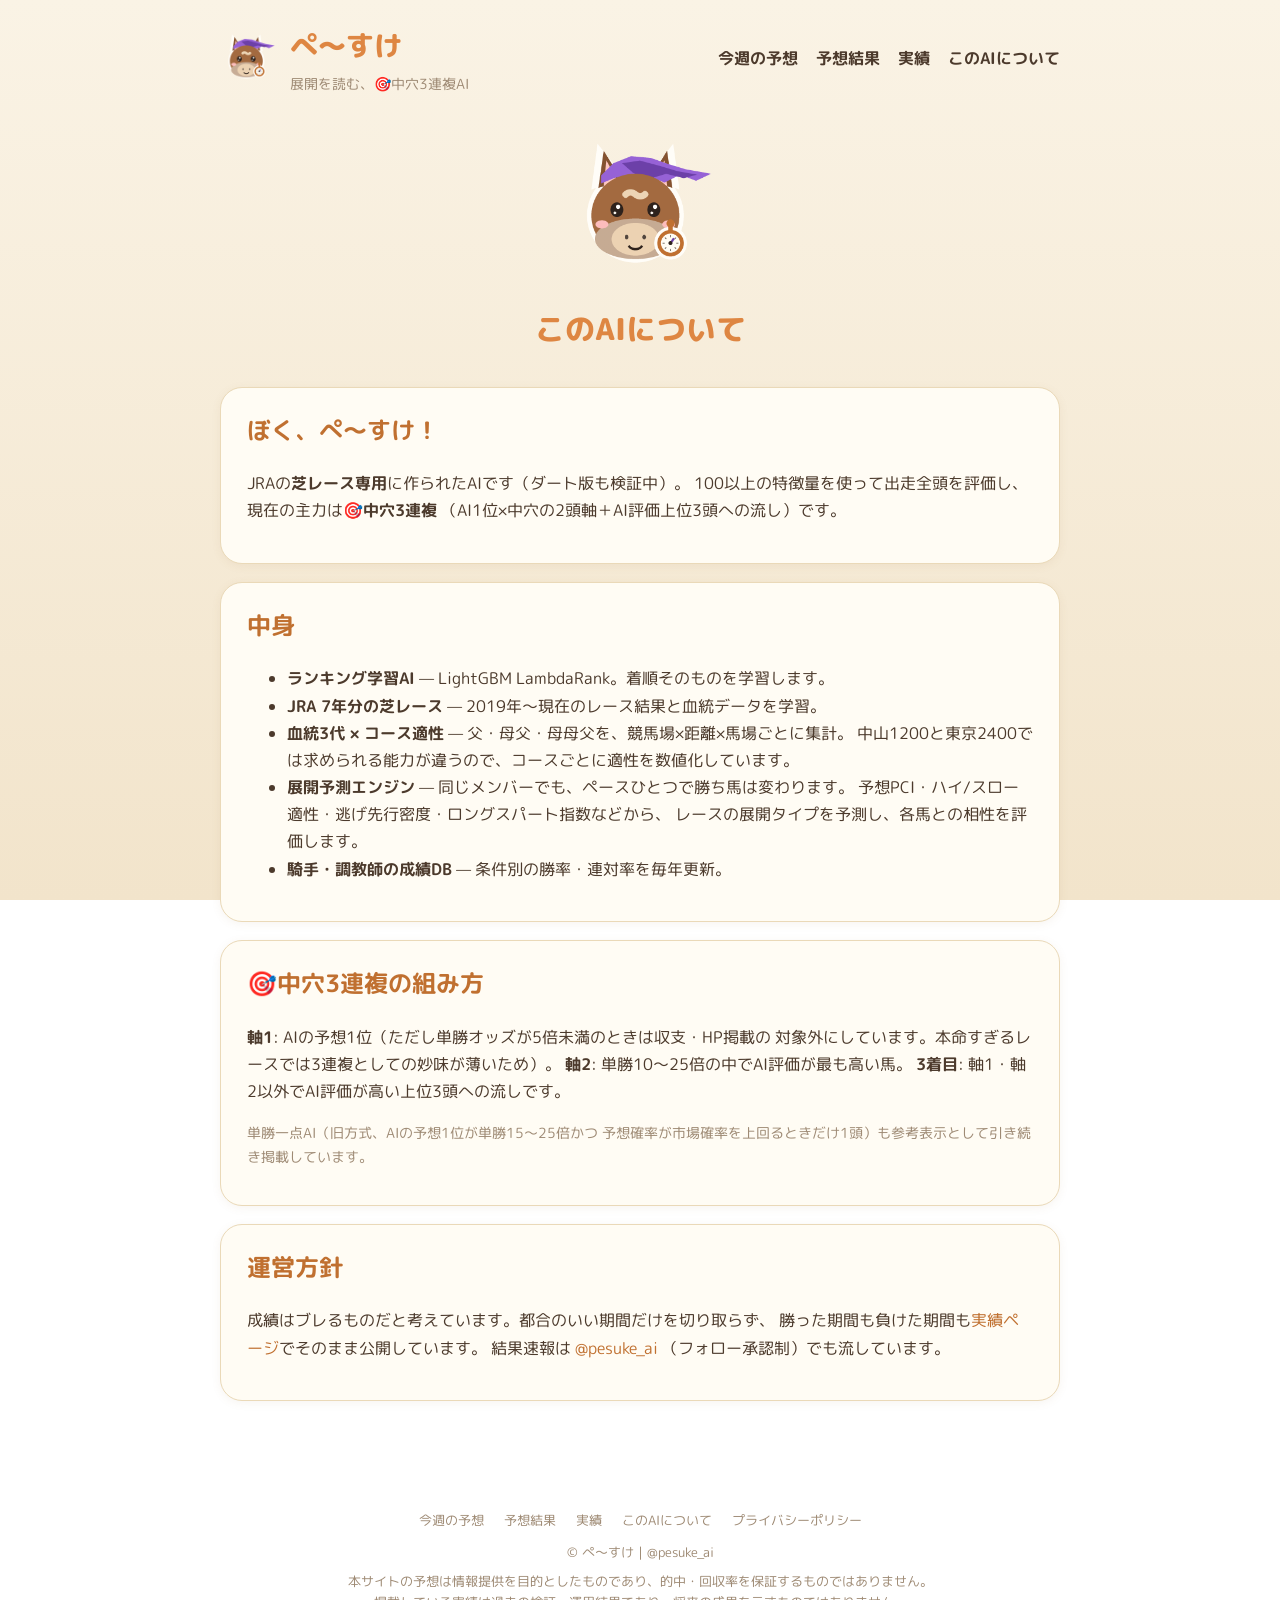
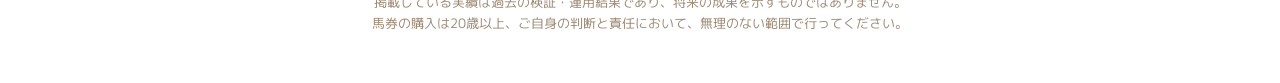
<file: about.html>
<!DOCTYPE html>
<html lang="ja">
<head>
<meta charset="UTF-8">
<meta name="viewport" content="width=device-width, initial-scale=1.0">
<title>このAIについて｜ぺ～すけ</title>
<meta name="description" content="JRA芝レース専用のAI予想。展開予測エンジンでAI1位×中穴の2頭軸3連複を組み、勝ちも負けも全部公開しています。">
<link rel="icon" href="static/img/pesuke_icon.png">
<link rel="stylesheet" href="static/style.css">
</head>
<body>
<header class="site-header">
  <img class="icon" src="static/img/pesuke_icon.png" alt="ぺ～すけ">
  <div>
    <div class="brand">ぺ～すけ</div>
    <div class="tagline">展開を読む、🎯中穴3連複AI</div>
  </div>
  <nav>
    <a href="index.html">今週の予想</a>
    <a href="race_results.html">予想結果</a>
    <a href="results.html">実績</a>
    <a href="about.html">このAIについて</a>
  </nav>
</header>

<div class="wrap">


<div class="hero">
  <img class="mascot" src="static/img/pesuke_icon.png" alt="ぺ～すけ">
  <h1>このAIについて</h1>
</div>

<div class="card">
  <h2 style="margin-top:0;color:var(--gold-dark);">ぼく、ぺ～すけ！</h2>
  <p>JRAの<strong>芝レース専用</strong>に作られたAIです（ダート版も検証中）。
  100以上の特徴量を使って出走全頭を評価し、現在の主力は<strong>🎯中穴3連複</strong>
  （AI1位×中穴の2頭軸＋AI評価上位3頭への流し）です。</p>
</div>

<div class="card">
  <h2 style="margin-top:0;color:var(--gold-dark);">中身</h2>
  <ul>
    <li><strong>ランキング学習AI</strong> — LightGBM LambdaRank。着順そのものを学習します。</li>
    <li><strong>JRA 7年分の芝レース</strong> — 2019年〜現在のレース結果と血統データを学習。</li>
    <li><strong>血統3代 × コース適性</strong> — 父・母父・母母父を、競馬場×距離×馬場ごとに集計。
      中山1200と東京2400では求められる能力が違うので、コースごとに適性を数値化しています。</li>
    <li><strong>展開予測エンジン</strong> — 同じメンバーでも、ペースひとつで勝ち馬は変わります。
      予想PCI・ハイ/スロー適性・逃げ先行密度・ロングスパート指数などから、
      レースの展開タイプを予測し、各馬との相性を評価します。</li>
    <li><strong>騎手・調教師の成績DB</strong> — 条件別の勝率・連対率を毎年更新。</li>
  </ul>
</div>

<div class="card">
  <h2 style="margin-top:0;color:var(--gold-dark);">🎯中穴3連複の組み方</h2>
  <p><strong>軸1</strong>: AIの予想1位（ただし単勝オッズが5倍未満のときは収支・HP掲載の
  対象外にしています。本命すぎるレースでは3連複としての妙味が薄いため）。
  <strong>軸2</strong>: 単勝10〜25倍の中でAI評価が最も高い馬。
  <strong>3着目</strong>: 軸1・軸2以外でAI評価が高い上位3頭への流しです。</p>
  <p style="color:var(--grey);font-size:14px;">単勝一点AI（旧方式、AIの予想1位が単勝15〜25倍かつ
  予想確率が市場確率を上回るときだけ1頭）も参考表示として引き続き掲載しています。</p>
</div>

<div class="card">
  <h2 style="margin-top:0;color:var(--gold-dark);">運営方針</h2>
  <p>成績はブレるものだと考えています。都合のいい期間だけを切り取らず、
  勝った期間も負けた期間も<a href="results.html">実績ページ</a>でそのまま公開しています。
  結果速報は <a href="https://x.com/pesuke_ai" target="_blank" rel="noopener">@pesuke_ai</a>
  （フォロー承認制）でも流しています。</p>
</div>


</div>

<footer>
  <nav>
    <a href="index.html">今週の予想</a>
    <a href="race_results.html">予想結果</a>
    <a href="results.html">実績</a>
    <a href="about.html">このAIについて</a>
    <a href="privacy.html">プライバシーポリシー</a>
  </nav>
  <div>© ぺ～すけ｜@pesuke_ai</div>
  <div class="disclaimer">
    本サイトの予想は情報提供を目的としたものであり、的中・回収率を保証するものではありません。<br>
    掲載している実績は過去の検証・運用結果であり、将来の成果を示すものではありません。<br>
    馬券の購入は20歳以上、ご自身の判断と責任において、無理のない範囲で行ってください。
  </div>
</footer>
</body>
</html>
</file>
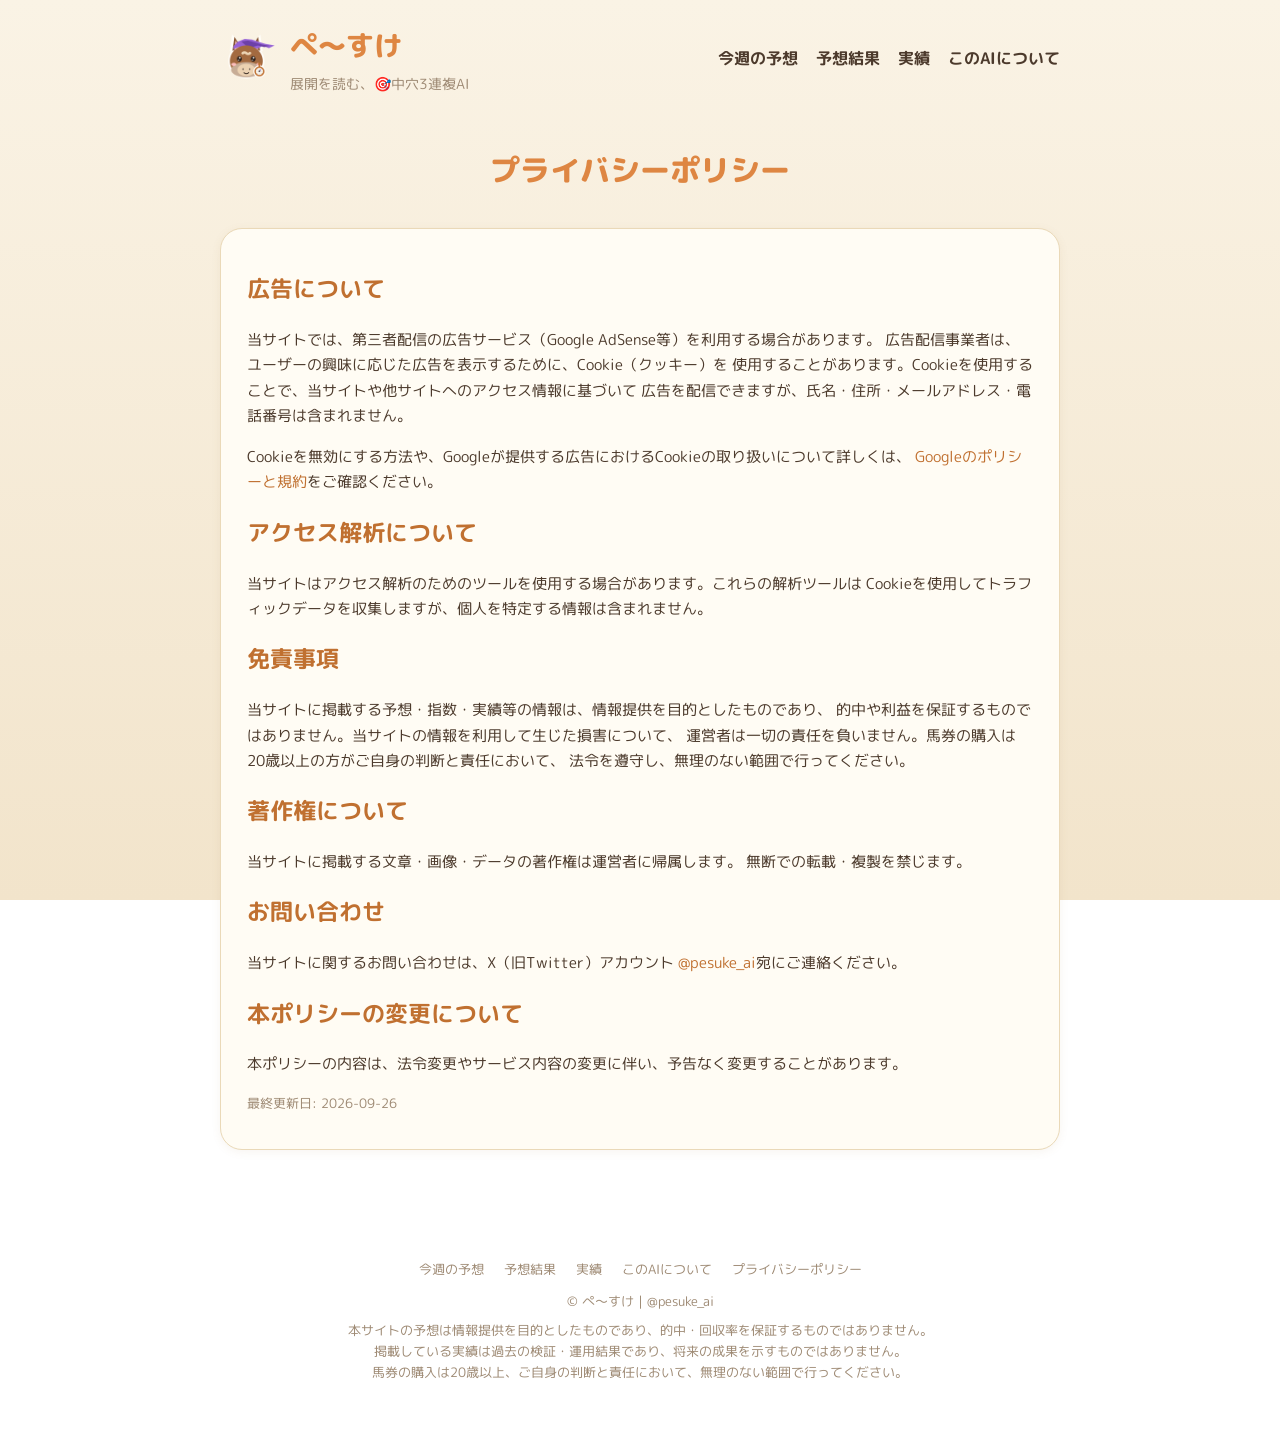
<file: privacy.html>
<!DOCTYPE html>
<html lang="ja">
<head>
<meta charset="UTF-8">
<meta name="viewport" content="width=device-width, initial-scale=1.0">
<title>プライバシーポリシー｜ぺ～すけ</title>
<meta name="description" content="JRA芝レース専用のAI予想。展開予測エンジンでAI1位×中穴の2頭軸3連複を組み、勝ちも負けも全部公開しています。">
<link rel="icon" href="static/img/pesuke_icon.png">
<link rel="stylesheet" href="static/style.css">
</head>
<body>
<header class="site-header">
  <img class="icon" src="static/img/pesuke_icon.png" alt="ぺ～すけ">
  <div>
    <div class="brand">ぺ～すけ</div>
    <div class="tagline">展開を読む、🎯中穴3連複AI</div>
  </div>
  <nav>
    <a href="index.html">今週の予想</a>
    <a href="race_results.html">予想結果</a>
    <a href="results.html">実績</a>
    <a href="about.html">このAIについて</a>
  </nav>
</header>

<div class="wrap">


<div class="hero"><h1>プライバシーポリシー</h1></div>

<div class="card" style="font-size:15px;">
  <h2 style="color:var(--gold-dark);">広告について</h2>
  <p>当サイトでは、第三者配信の広告サービス（Google AdSense等）を利用する場合があります。
  広告配信事業者は、ユーザーの興味に応じた広告を表示するために、Cookie（クッキー）を
  使用することがあります。Cookieを使用することで、当サイトや他サイトへのアクセス情報に基づいて
  広告を配信できますが、氏名・住所・メールアドレス・電話番号は含まれません。</p>
  <p>Cookieを無効にする方法や、Googleが提供する広告におけるCookieの取り扱いについて詳しくは、
  <a href="https://policies.google.com/technologies/ads?hl=ja" target="_blank" rel="noopener">
  Googleのポリシーと規約</a>をご確認ください。</p>

  <h2 style="color:var(--gold-dark);">アクセス解析について</h2>
  <p>当サイトはアクセス解析のためのツールを使用する場合があります。これらの解析ツールは
  Cookieを使用してトラフィックデータを収集しますが、個人を特定する情報は含まれません。</p>

  <h2 style="color:var(--gold-dark);">免責事項</h2>
  <p>当サイトに掲載する予想・指数・実績等の情報は、情報提供を目的としたものであり、
  的中や利益を保証するものではありません。当サイトの情報を利用して生じた損害について、
  運営者は一切の責任を負いません。馬券の購入は20歳以上の方がご自身の判断と責任において、
  法令を遵守し、無理のない範囲で行ってください。</p>

  <h2 style="color:var(--gold-dark);">著作権について</h2>
  <p>当サイトに掲載する文章・画像・データの著作権は運営者に帰属します。
  無断での転載・複製を禁じます。</p>

  <h2 style="color:var(--gold-dark);">お問い合わせ</h2>
  <p>当サイトに関するお問い合わせは、X（旧Twitter）アカウント
  <a href="https://x.com/pesuke_ai" target="_blank" rel="noopener">@pesuke_ai</a>宛にご連絡ください。</p>

  <h2 style="color:var(--gold-dark);">本ポリシーの変更について</h2>
  <p>本ポリシーの内容は、法令変更やサービス内容の変更に伴い、予告なく変更することがあります。</p>

  <p style="color:var(--grey);font-size:13px;">最終更新日: 2026-09-26</p>
</div>


</div>

<footer>
  <nav>
    <a href="index.html">今週の予想</a>
    <a href="race_results.html">予想結果</a>
    <a href="results.html">実績</a>
    <a href="about.html">このAIについて</a>
    <a href="privacy.html">プライバシーポリシー</a>
  </nav>
  <div>© ぺ～すけ｜@pesuke_ai</div>
  <div class="disclaimer">
    本サイトの予想は情報提供を目的としたものであり、的中・回収率を保証するものではありません。<br>
    掲載している実績は過去の検証・運用結果であり、将来の成果を示すものではありません。<br>
    馬券の購入は20歳以上、ご自身の判断と責任において、無理のない範囲で行ってください。
  </div>
</footer>
</body>
</html>
</file>
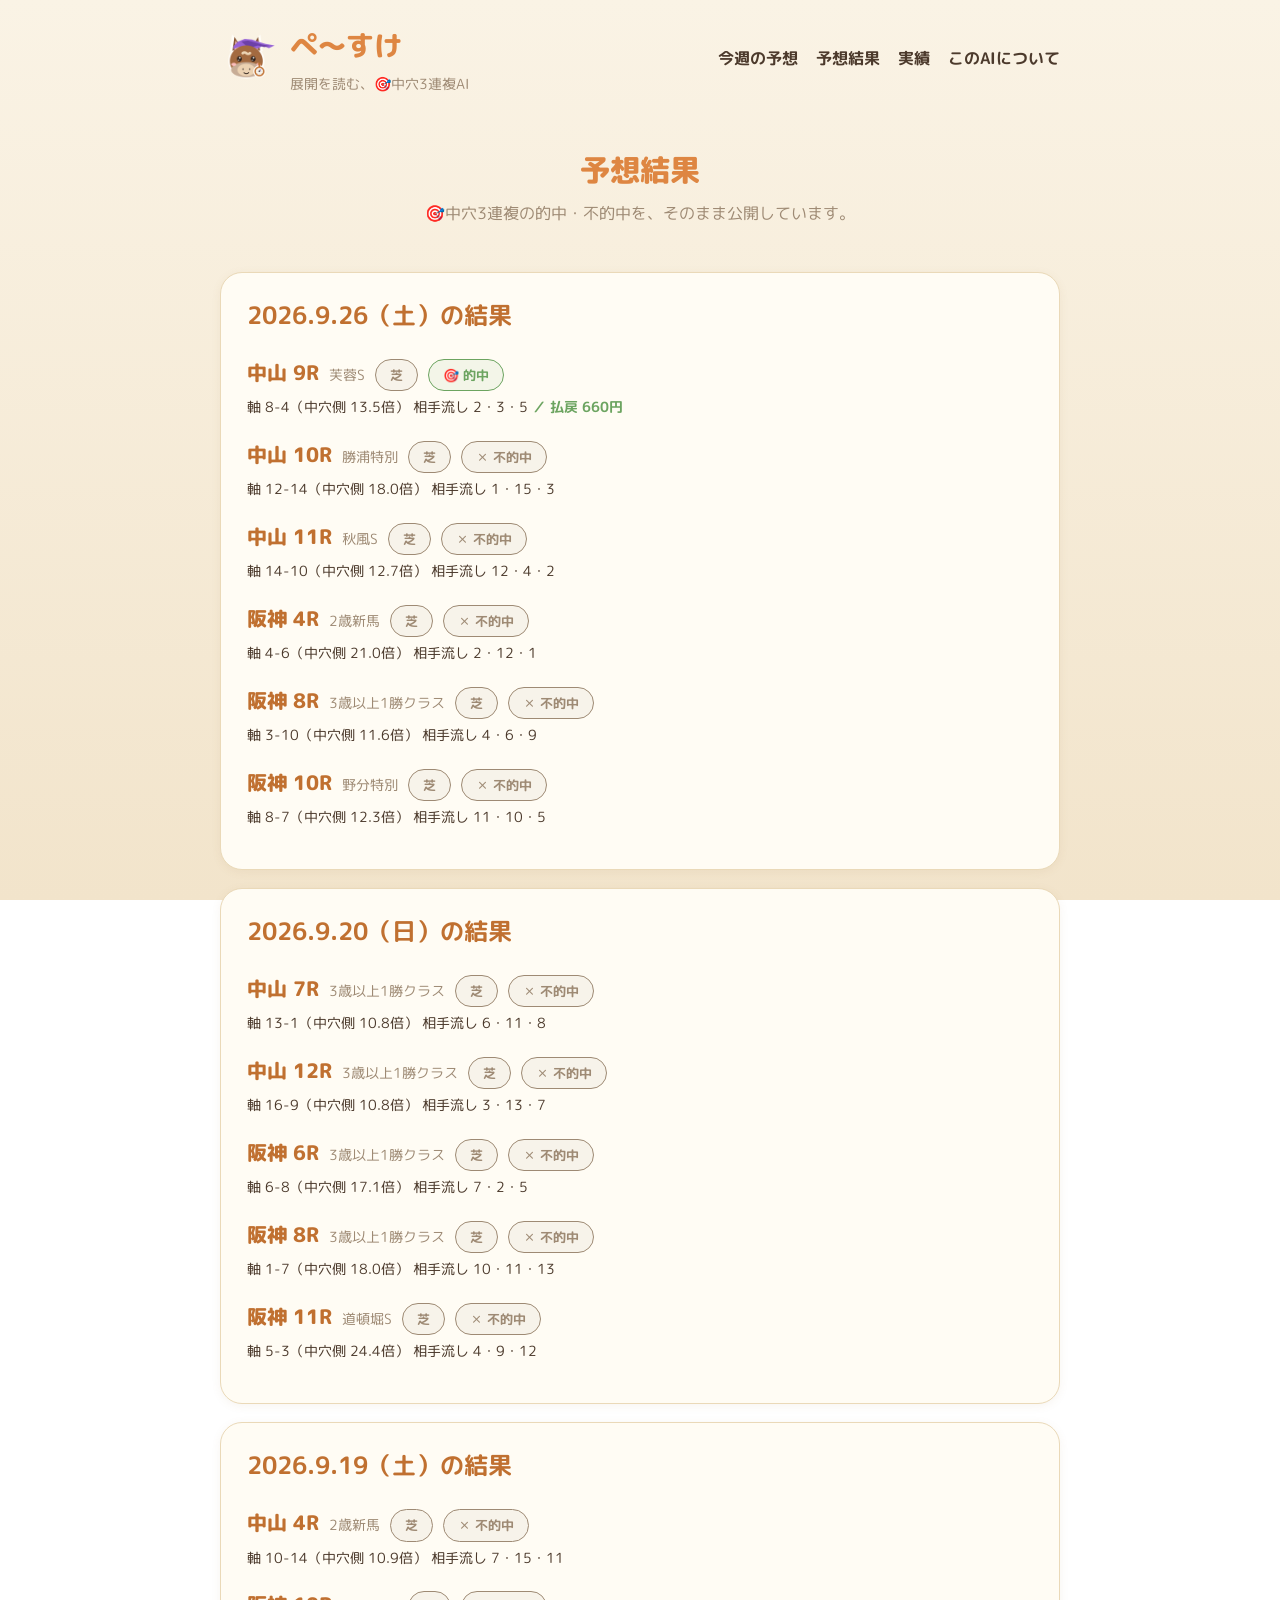
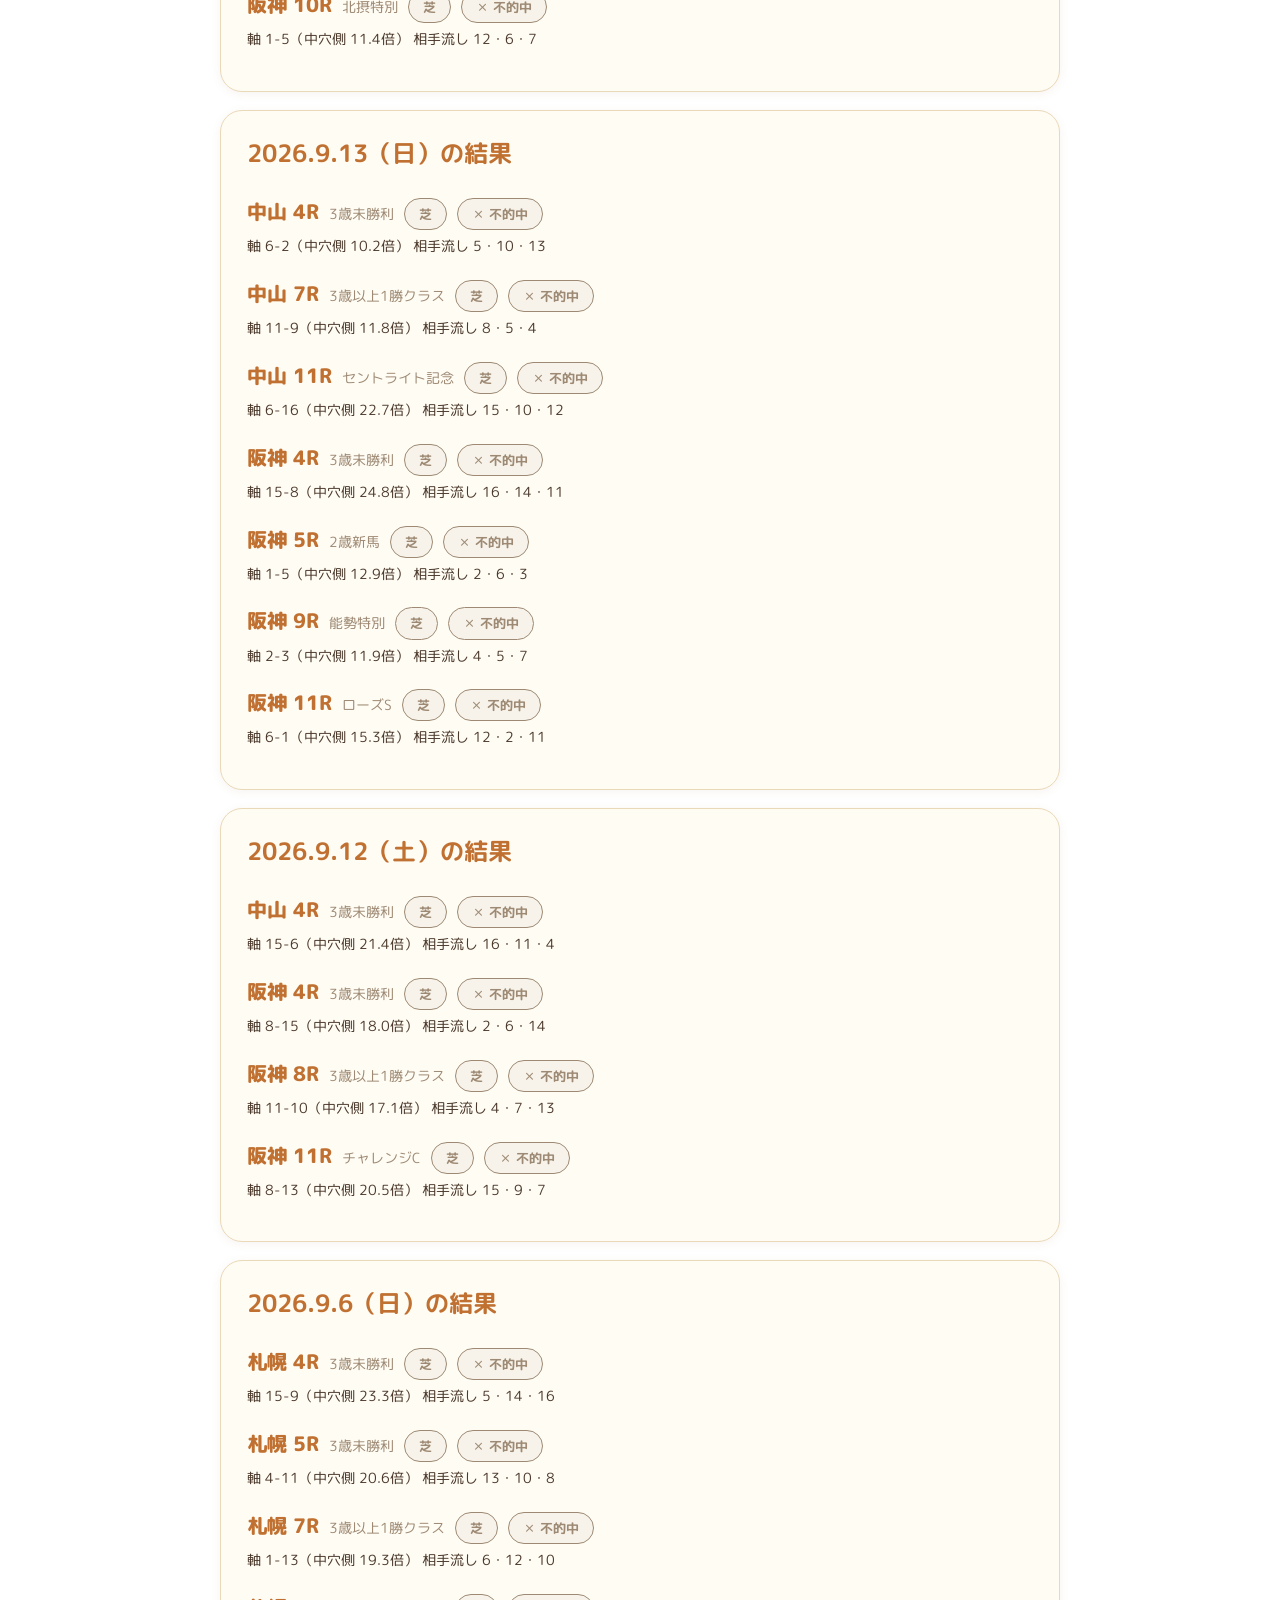
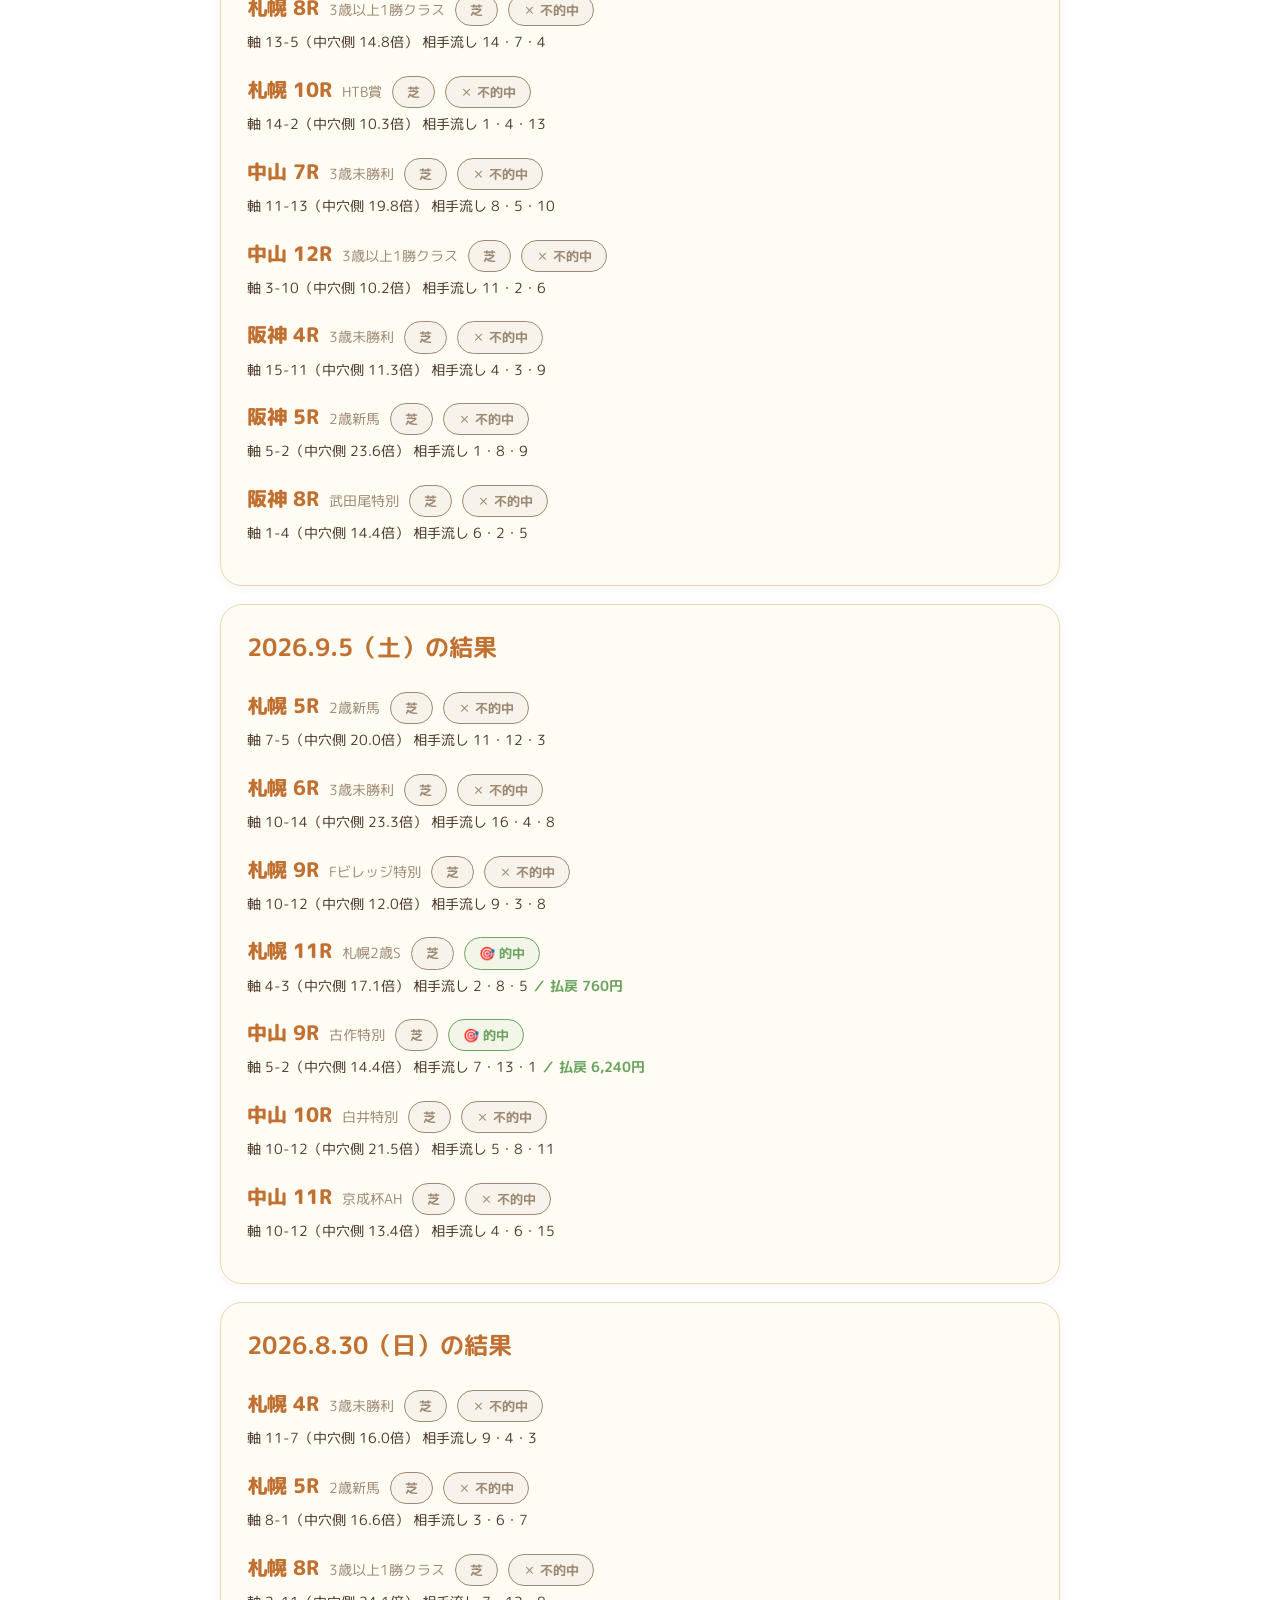
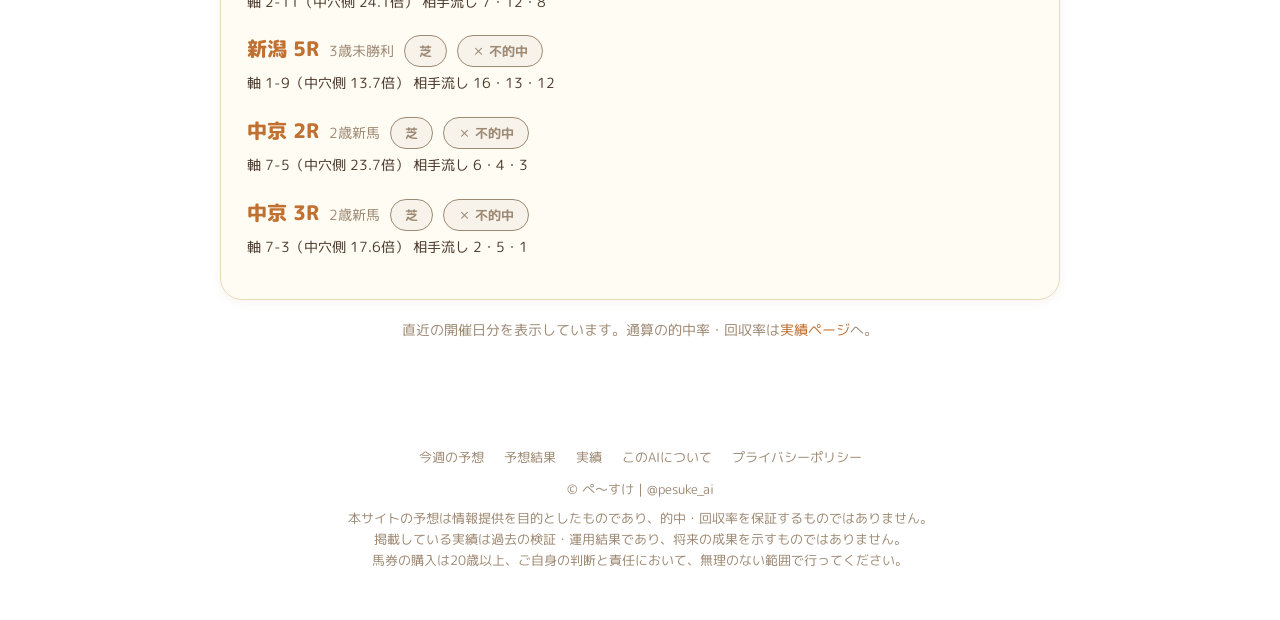
<file: race_results.html>
<!DOCTYPE html>
<html lang="ja">
<head>
<meta charset="UTF-8">
<meta name="viewport" content="width=device-width, initial-scale=1.0">
<title>予想結果｜ぺ～すけ</title>
<meta name="description" content="JRA芝レース専用のAI予想。展開予測エンジンでAI1位×中穴の2頭軸3連複を組み、勝ちも負けも全部公開しています。">
<link rel="icon" href="static/img/pesuke_icon.png">
<link rel="stylesheet" href="static/style.css">
</head>
<body>
<header class="site-header">
  <img class="icon" src="static/img/pesuke_icon.png" alt="ぺ～すけ">
  <div>
    <div class="brand">ぺ～すけ</div>
    <div class="tagline">展開を読む、🎯中穴3連複AI</div>
  </div>
  <nav>
    <a href="index.html">今週の予想</a>
    <a href="race_results.html">予想結果</a>
    <a href="results.html">実績</a>
    <a href="about.html">このAIについて</a>
  </nav>
</header>

<div class="wrap">


<div class="hero">
  <h1>予想結果</h1>
  <p class="sub">🎯中穴3連複の的中・不的中を、そのまま公開しています。</p>
</div>


  
  <div class="card">
    <h2 style="margin-top:0;color:var(--gold-dark);">2026.9.26（土）の結果</h2>
    
      <div class="race-head" style="margin-bottom:4px;">
        <span class="venue">中山 9R</span>
        <span class="name">芙蓉S</span>
        <span class="badge" style="border-color:var(--grey);color:var(--grey);background:rgba(158,138,116,0.08);">芝</span>
        
          <span class="badge">🎯 的中</span>
        
      </div>
      <p style="margin:0 0 18px;font-size:14px;">
        軸 8-4（中穴側 13.5倍）
        相手流し 2・3・5
        
          <span style="color:var(--green);font-weight:700;"> ／ 払戻 660円</span>
        
      </p>
    
      <div class="race-head" style="margin-bottom:4px;">
        <span class="venue">中山 10R</span>
        <span class="name">勝浦特別</span>
        <span class="badge" style="border-color:var(--grey);color:var(--grey);background:rgba(158,138,116,0.08);">芝</span>
        
          <span class="badge" style="border-color:var(--grey);color:var(--grey);background:rgba(158,138,116,0.08);">✕ 不的中</span>
        
      </div>
      <p style="margin:0 0 18px;font-size:14px;">
        軸 12-14（中穴側 18.0倍）
        相手流し 1・15・3
        
      </p>
    
      <div class="race-head" style="margin-bottom:4px;">
        <span class="venue">中山 11R</span>
        <span class="name">秋風S</span>
        <span class="badge" style="border-color:var(--grey);color:var(--grey);background:rgba(158,138,116,0.08);">芝</span>
        
          <span class="badge" style="border-color:var(--grey);color:var(--grey);background:rgba(158,138,116,0.08);">✕ 不的中</span>
        
      </div>
      <p style="margin:0 0 18px;font-size:14px;">
        軸 14-10（中穴側 12.7倍）
        相手流し 12・4・2
        
      </p>
    
      <div class="race-head" style="margin-bottom:4px;">
        <span class="venue">阪神 4R</span>
        <span class="name">2歳新馬</span>
        <span class="badge" style="border-color:var(--grey);color:var(--grey);background:rgba(158,138,116,0.08);">芝</span>
        
          <span class="badge" style="border-color:var(--grey);color:var(--grey);background:rgba(158,138,116,0.08);">✕ 不的中</span>
        
      </div>
      <p style="margin:0 0 18px;font-size:14px;">
        軸 4-6（中穴側 21.0倍）
        相手流し 2・12・1
        
      </p>
    
      <div class="race-head" style="margin-bottom:4px;">
        <span class="venue">阪神 8R</span>
        <span class="name">3歳以上1勝クラス</span>
        <span class="badge" style="border-color:var(--grey);color:var(--grey);background:rgba(158,138,116,0.08);">芝</span>
        
          <span class="badge" style="border-color:var(--grey);color:var(--grey);background:rgba(158,138,116,0.08);">✕ 不的中</span>
        
      </div>
      <p style="margin:0 0 18px;font-size:14px;">
        軸 3-10（中穴側 11.6倍）
        相手流し 4・6・9
        
      </p>
    
      <div class="race-head" style="margin-bottom:4px;">
        <span class="venue">阪神 10R</span>
        <span class="name">野分特別</span>
        <span class="badge" style="border-color:var(--grey);color:var(--grey);background:rgba(158,138,116,0.08);">芝</span>
        
          <span class="badge" style="border-color:var(--grey);color:var(--grey);background:rgba(158,138,116,0.08);">✕ 不的中</span>
        
      </div>
      <p style="margin:0 0 18px;font-size:14px;">
        軸 8-7（中穴側 12.3倍）
        相手流し 11・10・5
        
      </p>
    
  </div>
  
  <div class="card">
    <h2 style="margin-top:0;color:var(--gold-dark);">2026.9.20（日）の結果</h2>
    
      <div class="race-head" style="margin-bottom:4px;">
        <span class="venue">中山 7R</span>
        <span class="name">3歳以上1勝クラス</span>
        <span class="badge" style="border-color:var(--grey);color:var(--grey);background:rgba(158,138,116,0.08);">芝</span>
        
          <span class="badge" style="border-color:var(--grey);color:var(--grey);background:rgba(158,138,116,0.08);">✕ 不的中</span>
        
      </div>
      <p style="margin:0 0 18px;font-size:14px;">
        軸 13-1（中穴側 10.8倍）
        相手流し 6・11・8
        
      </p>
    
      <div class="race-head" style="margin-bottom:4px;">
        <span class="venue">中山 12R</span>
        <span class="name">3歳以上1勝クラス</span>
        <span class="badge" style="border-color:var(--grey);color:var(--grey);background:rgba(158,138,116,0.08);">芝</span>
        
          <span class="badge" style="border-color:var(--grey);color:var(--grey);background:rgba(158,138,116,0.08);">✕ 不的中</span>
        
      </div>
      <p style="margin:0 0 18px;font-size:14px;">
        軸 16-9（中穴側 10.8倍）
        相手流し 3・13・7
        
      </p>
    
      <div class="race-head" style="margin-bottom:4px;">
        <span class="venue">阪神 6R</span>
        <span class="name">3歳以上1勝クラス</span>
        <span class="badge" style="border-color:var(--grey);color:var(--grey);background:rgba(158,138,116,0.08);">芝</span>
        
          <span class="badge" style="border-color:var(--grey);color:var(--grey);background:rgba(158,138,116,0.08);">✕ 不的中</span>
        
      </div>
      <p style="margin:0 0 18px;font-size:14px;">
        軸 6-8（中穴側 17.1倍）
        相手流し 7・2・5
        
      </p>
    
      <div class="race-head" style="margin-bottom:4px;">
        <span class="venue">阪神 8R</span>
        <span class="name">3歳以上1勝クラス</span>
        <span class="badge" style="border-color:var(--grey);color:var(--grey);background:rgba(158,138,116,0.08);">芝</span>
        
          <span class="badge" style="border-color:var(--grey);color:var(--grey);background:rgba(158,138,116,0.08);">✕ 不的中</span>
        
      </div>
      <p style="margin:0 0 18px;font-size:14px;">
        軸 1-7（中穴側 18.0倍）
        相手流し 10・11・13
        
      </p>
    
      <div class="race-head" style="margin-bottom:4px;">
        <span class="venue">阪神 11R</span>
        <span class="name">道頓堀S</span>
        <span class="badge" style="border-color:var(--grey);color:var(--grey);background:rgba(158,138,116,0.08);">芝</span>
        
          <span class="badge" style="border-color:var(--grey);color:var(--grey);background:rgba(158,138,116,0.08);">✕ 不的中</span>
        
      </div>
      <p style="margin:0 0 18px;font-size:14px;">
        軸 5-3（中穴側 24.4倍）
        相手流し 4・9・12
        
      </p>
    
  </div>
  
  <div class="card">
    <h2 style="margin-top:0;color:var(--gold-dark);">2026.9.19（土）の結果</h2>
    
      <div class="race-head" style="margin-bottom:4px;">
        <span class="venue">中山 4R</span>
        <span class="name">2歳新馬</span>
        <span class="badge" style="border-color:var(--grey);color:var(--grey);background:rgba(158,138,116,0.08);">芝</span>
        
          <span class="badge" style="border-color:var(--grey);color:var(--grey);background:rgba(158,138,116,0.08);">✕ 不的中</span>
        
      </div>
      <p style="margin:0 0 18px;font-size:14px;">
        軸 10-14（中穴側 10.9倍）
        相手流し 7・15・11
        
      </p>
    
      <div class="race-head" style="margin-bottom:4px;">
        <span class="venue">阪神 10R</span>
        <span class="name">北摂特別</span>
        <span class="badge" style="border-color:var(--grey);color:var(--grey);background:rgba(158,138,116,0.08);">芝</span>
        
          <span class="badge" style="border-color:var(--grey);color:var(--grey);background:rgba(158,138,116,0.08);">✕ 不的中</span>
        
      </div>
      <p style="margin:0 0 18px;font-size:14px;">
        軸 1-5（中穴側 11.4倍）
        相手流し 12・6・7
        
      </p>
    
  </div>
  
  <div class="card">
    <h2 style="margin-top:0;color:var(--gold-dark);">2026.9.13（日）の結果</h2>
    
      <div class="race-head" style="margin-bottom:4px;">
        <span class="venue">中山 4R</span>
        <span class="name">3歳未勝利</span>
        <span class="badge" style="border-color:var(--grey);color:var(--grey);background:rgba(158,138,116,0.08);">芝</span>
        
          <span class="badge" style="border-color:var(--grey);color:var(--grey);background:rgba(158,138,116,0.08);">✕ 不的中</span>
        
      </div>
      <p style="margin:0 0 18px;font-size:14px;">
        軸 6-2（中穴側 10.2倍）
        相手流し 5・10・13
        
      </p>
    
      <div class="race-head" style="margin-bottom:4px;">
        <span class="venue">中山 7R</span>
        <span class="name">3歳以上1勝クラス</span>
        <span class="badge" style="border-color:var(--grey);color:var(--grey);background:rgba(158,138,116,0.08);">芝</span>
        
          <span class="badge" style="border-color:var(--grey);color:var(--grey);background:rgba(158,138,116,0.08);">✕ 不的中</span>
        
      </div>
      <p style="margin:0 0 18px;font-size:14px;">
        軸 11-9（中穴側 11.8倍）
        相手流し 8・5・4
        
      </p>
    
      <div class="race-head" style="margin-bottom:4px;">
        <span class="venue">中山 11R</span>
        <span class="name">セントライト記念</span>
        <span class="badge" style="border-color:var(--grey);color:var(--grey);background:rgba(158,138,116,0.08);">芝</span>
        
          <span class="badge" style="border-color:var(--grey);color:var(--grey);background:rgba(158,138,116,0.08);">✕ 不的中</span>
        
      </div>
      <p style="margin:0 0 18px;font-size:14px;">
        軸 6-16（中穴側 22.7倍）
        相手流し 15・10・12
        
      </p>
    
      <div class="race-head" style="margin-bottom:4px;">
        <span class="venue">阪神 4R</span>
        <span class="name">3歳未勝利</span>
        <span class="badge" style="border-color:var(--grey);color:var(--grey);background:rgba(158,138,116,0.08);">芝</span>
        
          <span class="badge" style="border-color:var(--grey);color:var(--grey);background:rgba(158,138,116,0.08);">✕ 不的中</span>
        
      </div>
      <p style="margin:0 0 18px;font-size:14px;">
        軸 15-8（中穴側 24.8倍）
        相手流し 16・14・11
        
      </p>
    
      <div class="race-head" style="margin-bottom:4px;">
        <span class="venue">阪神 5R</span>
        <span class="name">2歳新馬</span>
        <span class="badge" style="border-color:var(--grey);color:var(--grey);background:rgba(158,138,116,0.08);">芝</span>
        
          <span class="badge" style="border-color:var(--grey);color:var(--grey);background:rgba(158,138,116,0.08);">✕ 不的中</span>
        
      </div>
      <p style="margin:0 0 18px;font-size:14px;">
        軸 1-5（中穴側 12.9倍）
        相手流し 2・6・3
        
      </p>
    
      <div class="race-head" style="margin-bottom:4px;">
        <span class="venue">阪神 9R</span>
        <span class="name">能勢特別</span>
        <span class="badge" style="border-color:var(--grey);color:var(--grey);background:rgba(158,138,116,0.08);">芝</span>
        
          <span class="badge" style="border-color:var(--grey);color:var(--grey);background:rgba(158,138,116,0.08);">✕ 不的中</span>
        
      </div>
      <p style="margin:0 0 18px;font-size:14px;">
        軸 2-3（中穴側 11.9倍）
        相手流し 4・5・7
        
      </p>
    
      <div class="race-head" style="margin-bottom:4px;">
        <span class="venue">阪神 11R</span>
        <span class="name">ローズS</span>
        <span class="badge" style="border-color:var(--grey);color:var(--grey);background:rgba(158,138,116,0.08);">芝</span>
        
          <span class="badge" style="border-color:var(--grey);color:var(--grey);background:rgba(158,138,116,0.08);">✕ 不的中</span>
        
      </div>
      <p style="margin:0 0 18px;font-size:14px;">
        軸 6-1（中穴側 15.3倍）
        相手流し 12・2・11
        
      </p>
    
  </div>
  
  <div class="card">
    <h2 style="margin-top:0;color:var(--gold-dark);">2026.9.12（土）の結果</h2>
    
      <div class="race-head" style="margin-bottom:4px;">
        <span class="venue">中山 4R</span>
        <span class="name">3歳未勝利</span>
        <span class="badge" style="border-color:var(--grey);color:var(--grey);background:rgba(158,138,116,0.08);">芝</span>
        
          <span class="badge" style="border-color:var(--grey);color:var(--grey);background:rgba(158,138,116,0.08);">✕ 不的中</span>
        
      </div>
      <p style="margin:0 0 18px;font-size:14px;">
        軸 15-6（中穴側 21.4倍）
        相手流し 16・11・4
        
      </p>
    
      <div class="race-head" style="margin-bottom:4px;">
        <span class="venue">阪神 4R</span>
        <span class="name">3歳未勝利</span>
        <span class="badge" style="border-color:var(--grey);color:var(--grey);background:rgba(158,138,116,0.08);">芝</span>
        
          <span class="badge" style="border-color:var(--grey);color:var(--grey);background:rgba(158,138,116,0.08);">✕ 不的中</span>
        
      </div>
      <p style="margin:0 0 18px;font-size:14px;">
        軸 8-15（中穴側 18.0倍）
        相手流し 2・6・14
        
      </p>
    
      <div class="race-head" style="margin-bottom:4px;">
        <span class="venue">阪神 8R</span>
        <span class="name">3歳以上1勝クラス</span>
        <span class="badge" style="border-color:var(--grey);color:var(--grey);background:rgba(158,138,116,0.08);">芝</span>
        
          <span class="badge" style="border-color:var(--grey);color:var(--grey);background:rgba(158,138,116,0.08);">✕ 不的中</span>
        
      </div>
      <p style="margin:0 0 18px;font-size:14px;">
        軸 11-10（中穴側 17.1倍）
        相手流し 4・7・13
        
      </p>
    
      <div class="race-head" style="margin-bottom:4px;">
        <span class="venue">阪神 11R</span>
        <span class="name">チャレンジC</span>
        <span class="badge" style="border-color:var(--grey);color:var(--grey);background:rgba(158,138,116,0.08);">芝</span>
        
          <span class="badge" style="border-color:var(--grey);color:var(--grey);background:rgba(158,138,116,0.08);">✕ 不的中</span>
        
      </div>
      <p style="margin:0 0 18px;font-size:14px;">
        軸 8-13（中穴側 20.5倍）
        相手流し 15・9・7
        
      </p>
    
  </div>
  
  <div class="card">
    <h2 style="margin-top:0;color:var(--gold-dark);">2026.9.6（日）の結果</h2>
    
      <div class="race-head" style="margin-bottom:4px;">
        <span class="venue">札幌 4R</span>
        <span class="name">3歳未勝利</span>
        <span class="badge" style="border-color:var(--grey);color:var(--grey);background:rgba(158,138,116,0.08);">芝</span>
        
          <span class="badge" style="border-color:var(--grey);color:var(--grey);background:rgba(158,138,116,0.08);">✕ 不的中</span>
        
      </div>
      <p style="margin:0 0 18px;font-size:14px;">
        軸 15-9（中穴側 23.3倍）
        相手流し 5・14・16
        
      </p>
    
      <div class="race-head" style="margin-bottom:4px;">
        <span class="venue">札幌 5R</span>
        <span class="name">3歳未勝利</span>
        <span class="badge" style="border-color:var(--grey);color:var(--grey);background:rgba(158,138,116,0.08);">芝</span>
        
          <span class="badge" style="border-color:var(--grey);color:var(--grey);background:rgba(158,138,116,0.08);">✕ 不的中</span>
        
      </div>
      <p style="margin:0 0 18px;font-size:14px;">
        軸 4-11（中穴側 20.6倍）
        相手流し 13・10・8
        
      </p>
    
      <div class="race-head" style="margin-bottom:4px;">
        <span class="venue">札幌 7R</span>
        <span class="name">3歳以上1勝クラス</span>
        <span class="badge" style="border-color:var(--grey);color:var(--grey);background:rgba(158,138,116,0.08);">芝</span>
        
          <span class="badge" style="border-color:var(--grey);color:var(--grey);background:rgba(158,138,116,0.08);">✕ 不的中</span>
        
      </div>
      <p style="margin:0 0 18px;font-size:14px;">
        軸 1-13（中穴側 19.3倍）
        相手流し 6・12・10
        
      </p>
    
      <div class="race-head" style="margin-bottom:4px;">
        <span class="venue">札幌 8R</span>
        <span class="name">3歳以上1勝クラス</span>
        <span class="badge" style="border-color:var(--grey);color:var(--grey);background:rgba(158,138,116,0.08);">芝</span>
        
          <span class="badge" style="border-color:var(--grey);color:var(--grey);background:rgba(158,138,116,0.08);">✕ 不的中</span>
        
      </div>
      <p style="margin:0 0 18px;font-size:14px;">
        軸 13-5（中穴側 14.8倍）
        相手流し 14・7・4
        
      </p>
    
      <div class="race-head" style="margin-bottom:4px;">
        <span class="venue">札幌 10R</span>
        <span class="name">HTB賞</span>
        <span class="badge" style="border-color:var(--grey);color:var(--grey);background:rgba(158,138,116,0.08);">芝</span>
        
          <span class="badge" style="border-color:var(--grey);color:var(--grey);background:rgba(158,138,116,0.08);">✕ 不的中</span>
        
      </div>
      <p style="margin:0 0 18px;font-size:14px;">
        軸 14-2（中穴側 10.3倍）
        相手流し 1・4・13
        
      </p>
    
      <div class="race-head" style="margin-bottom:4px;">
        <span class="venue">中山 7R</span>
        <span class="name">3歳未勝利</span>
        <span class="badge" style="border-color:var(--grey);color:var(--grey);background:rgba(158,138,116,0.08);">芝</span>
        
          <span class="badge" style="border-color:var(--grey);color:var(--grey);background:rgba(158,138,116,0.08);">✕ 不的中</span>
        
      </div>
      <p style="margin:0 0 18px;font-size:14px;">
        軸 11-13（中穴側 19.8倍）
        相手流し 8・5・10
        
      </p>
    
      <div class="race-head" style="margin-bottom:4px;">
        <span class="venue">中山 12R</span>
        <span class="name">3歳以上1勝クラス</span>
        <span class="badge" style="border-color:var(--grey);color:var(--grey);background:rgba(158,138,116,0.08);">芝</span>
        
          <span class="badge" style="border-color:var(--grey);color:var(--grey);background:rgba(158,138,116,0.08);">✕ 不的中</span>
        
      </div>
      <p style="margin:0 0 18px;font-size:14px;">
        軸 3-10（中穴側 10.2倍）
        相手流し 11・2・6
        
      </p>
    
      <div class="race-head" style="margin-bottom:4px;">
        <span class="venue">阪神 4R</span>
        <span class="name">3歳未勝利</span>
        <span class="badge" style="border-color:var(--grey);color:var(--grey);background:rgba(158,138,116,0.08);">芝</span>
        
          <span class="badge" style="border-color:var(--grey);color:var(--grey);background:rgba(158,138,116,0.08);">✕ 不的中</span>
        
      </div>
      <p style="margin:0 0 18px;font-size:14px;">
        軸 15-11（中穴側 11.3倍）
        相手流し 4・3・9
        
      </p>
    
      <div class="race-head" style="margin-bottom:4px;">
        <span class="venue">阪神 5R</span>
        <span class="name">2歳新馬</span>
        <span class="badge" style="border-color:var(--grey);color:var(--grey);background:rgba(158,138,116,0.08);">芝</span>
        
          <span class="badge" style="border-color:var(--grey);color:var(--grey);background:rgba(158,138,116,0.08);">✕ 不的中</span>
        
      </div>
      <p style="margin:0 0 18px;font-size:14px;">
        軸 5-2（中穴側 23.6倍）
        相手流し 1・8・9
        
      </p>
    
      <div class="race-head" style="margin-bottom:4px;">
        <span class="venue">阪神 8R</span>
        <span class="name">武田尾特別</span>
        <span class="badge" style="border-color:var(--grey);color:var(--grey);background:rgba(158,138,116,0.08);">芝</span>
        
          <span class="badge" style="border-color:var(--grey);color:var(--grey);background:rgba(158,138,116,0.08);">✕ 不的中</span>
        
      </div>
      <p style="margin:0 0 18px;font-size:14px;">
        軸 1-4（中穴側 14.4倍）
        相手流し 6・2・5
        
      </p>
    
  </div>
  
  <div class="card">
    <h2 style="margin-top:0;color:var(--gold-dark);">2026.9.5（土）の結果</h2>
    
      <div class="race-head" style="margin-bottom:4px;">
        <span class="venue">札幌 5R</span>
        <span class="name">2歳新馬</span>
        <span class="badge" style="border-color:var(--grey);color:var(--grey);background:rgba(158,138,116,0.08);">芝</span>
        
          <span class="badge" style="border-color:var(--grey);color:var(--grey);background:rgba(158,138,116,0.08);">✕ 不的中</span>
        
      </div>
      <p style="margin:0 0 18px;font-size:14px;">
        軸 7-5（中穴側 20.0倍）
        相手流し 11・12・3
        
      </p>
    
      <div class="race-head" style="margin-bottom:4px;">
        <span class="venue">札幌 6R</span>
        <span class="name">3歳未勝利</span>
        <span class="badge" style="border-color:var(--grey);color:var(--grey);background:rgba(158,138,116,0.08);">芝</span>
        
          <span class="badge" style="border-color:var(--grey);color:var(--grey);background:rgba(158,138,116,0.08);">✕ 不的中</span>
        
      </div>
      <p style="margin:0 0 18px;font-size:14px;">
        軸 10-14（中穴側 23.3倍）
        相手流し 16・4・8
        
      </p>
    
      <div class="race-head" style="margin-bottom:4px;">
        <span class="venue">札幌 9R</span>
        <span class="name">Fビレッジ特別</span>
        <span class="badge" style="border-color:var(--grey);color:var(--grey);background:rgba(158,138,116,0.08);">芝</span>
        
          <span class="badge" style="border-color:var(--grey);color:var(--grey);background:rgba(158,138,116,0.08);">✕ 不的中</span>
        
      </div>
      <p style="margin:0 0 18px;font-size:14px;">
        軸 10-12（中穴側 12.0倍）
        相手流し 9・3・8
        
      </p>
    
      <div class="race-head" style="margin-bottom:4px;">
        <span class="venue">札幌 11R</span>
        <span class="name">札幌2歳S</span>
        <span class="badge" style="border-color:var(--grey);color:var(--grey);background:rgba(158,138,116,0.08);">芝</span>
        
          <span class="badge">🎯 的中</span>
        
      </div>
      <p style="margin:0 0 18px;font-size:14px;">
        軸 4-3（中穴側 17.1倍）
        相手流し 2・8・5
        
          <span style="color:var(--green);font-weight:700;"> ／ 払戻 760円</span>
        
      </p>
    
      <div class="race-head" style="margin-bottom:4px;">
        <span class="venue">中山 9R</span>
        <span class="name">古作特別</span>
        <span class="badge" style="border-color:var(--grey);color:var(--grey);background:rgba(158,138,116,0.08);">芝</span>
        
          <span class="badge">🎯 的中</span>
        
      </div>
      <p style="margin:0 0 18px;font-size:14px;">
        軸 5-2（中穴側 14.4倍）
        相手流し 7・13・1
        
          <span style="color:var(--green);font-weight:700;"> ／ 払戻 6,240円</span>
        
      </p>
    
      <div class="race-head" style="margin-bottom:4px;">
        <span class="venue">中山 10R</span>
        <span class="name">白井特別</span>
        <span class="badge" style="border-color:var(--grey);color:var(--grey);background:rgba(158,138,116,0.08);">芝</span>
        
          <span class="badge" style="border-color:var(--grey);color:var(--grey);background:rgba(158,138,116,0.08);">✕ 不的中</span>
        
      </div>
      <p style="margin:0 0 18px;font-size:14px;">
        軸 10-12（中穴側 21.5倍）
        相手流し 5・8・11
        
      </p>
    
      <div class="race-head" style="margin-bottom:4px;">
        <span class="venue">中山 11R</span>
        <span class="name">京成杯AH</span>
        <span class="badge" style="border-color:var(--grey);color:var(--grey);background:rgba(158,138,116,0.08);">芝</span>
        
          <span class="badge" style="border-color:var(--grey);color:var(--grey);background:rgba(158,138,116,0.08);">✕ 不的中</span>
        
      </div>
      <p style="margin:0 0 18px;font-size:14px;">
        軸 10-12（中穴側 13.4倍）
        相手流し 4・6・15
        
      </p>
    
  </div>
  
  <div class="card">
    <h2 style="margin-top:0;color:var(--gold-dark);">2026.8.30（日）の結果</h2>
    
      <div class="race-head" style="margin-bottom:4px;">
        <span class="venue">札幌 4R</span>
        <span class="name">3歳未勝利</span>
        <span class="badge" style="border-color:var(--grey);color:var(--grey);background:rgba(158,138,116,0.08);">芝</span>
        
          <span class="badge" style="border-color:var(--grey);color:var(--grey);background:rgba(158,138,116,0.08);">✕ 不的中</span>
        
      </div>
      <p style="margin:0 0 18px;font-size:14px;">
        軸 11-7（中穴側 16.0倍）
        相手流し 9・4・3
        
      </p>
    
      <div class="race-head" style="margin-bottom:4px;">
        <span class="venue">札幌 5R</span>
        <span class="name">2歳新馬</span>
        <span class="badge" style="border-color:var(--grey);color:var(--grey);background:rgba(158,138,116,0.08);">芝</span>
        
          <span class="badge" style="border-color:var(--grey);color:var(--grey);background:rgba(158,138,116,0.08);">✕ 不的中</span>
        
      </div>
      <p style="margin:0 0 18px;font-size:14px;">
        軸 8-1（中穴側 16.6倍）
        相手流し 3・6・7
        
      </p>
    
      <div class="race-head" style="margin-bottom:4px;">
        <span class="venue">札幌 8R</span>
        <span class="name">3歳以上1勝クラス</span>
        <span class="badge" style="border-color:var(--grey);color:var(--grey);background:rgba(158,138,116,0.08);">芝</span>
        
          <span class="badge" style="border-color:var(--grey);color:var(--grey);background:rgba(158,138,116,0.08);">✕ 不的中</span>
        
      </div>
      <p style="margin:0 0 18px;font-size:14px;">
        軸 2-11（中穴側 24.1倍）
        相手流し 7・12・8
        
      </p>
    
      <div class="race-head" style="margin-bottom:4px;">
        <span class="venue">新潟 5R</span>
        <span class="name">3歳未勝利</span>
        <span class="badge" style="border-color:var(--grey);color:var(--grey);background:rgba(158,138,116,0.08);">芝</span>
        
          <span class="badge" style="border-color:var(--grey);color:var(--grey);background:rgba(158,138,116,0.08);">✕ 不的中</span>
        
      </div>
      <p style="margin:0 0 18px;font-size:14px;">
        軸 1-9（中穴側 13.7倍）
        相手流し 16・13・12
        
      </p>
    
      <div class="race-head" style="margin-bottom:4px;">
        <span class="venue">中京 2R</span>
        <span class="name">2歳新馬</span>
        <span class="badge" style="border-color:var(--grey);color:var(--grey);background:rgba(158,138,116,0.08);">芝</span>
        
          <span class="badge" style="border-color:var(--grey);color:var(--grey);background:rgba(158,138,116,0.08);">✕ 不的中</span>
        
      </div>
      <p style="margin:0 0 18px;font-size:14px;">
        軸 7-5（中穴側 23.7倍）
        相手流し 6・4・3
        
      </p>
    
      <div class="race-head" style="margin-bottom:4px;">
        <span class="venue">中京 3R</span>
        <span class="name">2歳新馬</span>
        <span class="badge" style="border-color:var(--grey);color:var(--grey);background:rgba(158,138,116,0.08);">芝</span>
        
          <span class="badge" style="border-color:var(--grey);color:var(--grey);background:rgba(158,138,116,0.08);">✕ 不的中</span>
        
      </div>
      <p style="margin:0 0 18px;font-size:14px;">
        軸 7-3（中穴側 17.6倍）
        相手流し 2・5・1
        
      </p>
    
  </div>
  


<p style="text-align:center;color:var(--grey);font-size:14px;">
  直近の開催日分を表示しています。通算の的中率・回収率は<a href="results.html">実績ページ</a>へ。
</p>


</div>

<footer>
  <nav>
    <a href="index.html">今週の予想</a>
    <a href="race_results.html">予想結果</a>
    <a href="results.html">実績</a>
    <a href="about.html">このAIについて</a>
    <a href="privacy.html">プライバシーポリシー</a>
  </nav>
  <div>© ぺ～すけ｜@pesuke_ai</div>
  <div class="disclaimer">
    本サイトの予想は情報提供を目的としたものであり、的中・回収率を保証するものではありません。<br>
    掲載している実績は過去の検証・運用結果であり、将来の成果を示すものではありません。<br>
    馬券の購入は20歳以上、ご自身の判断と責任において、無理のない範囲で行ってください。
  </div>
</footer>
</body>
</html>
</file>
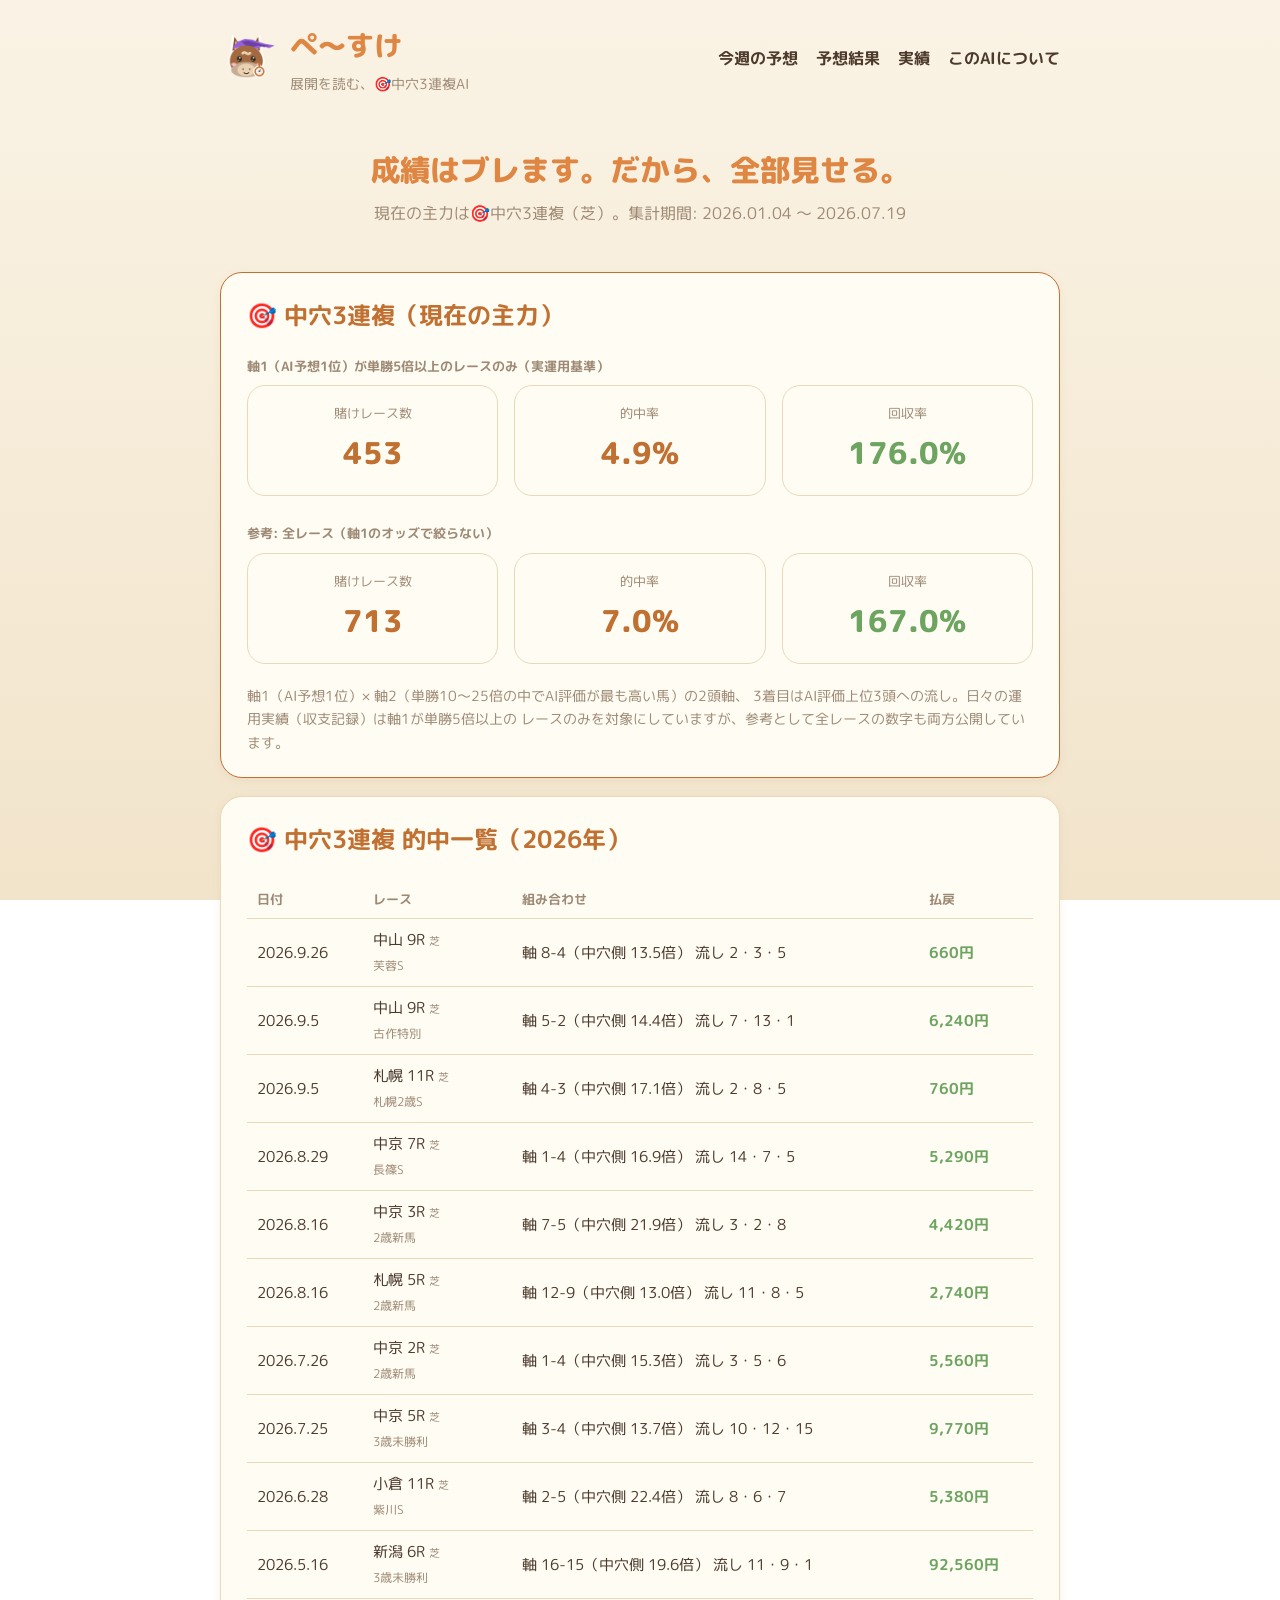
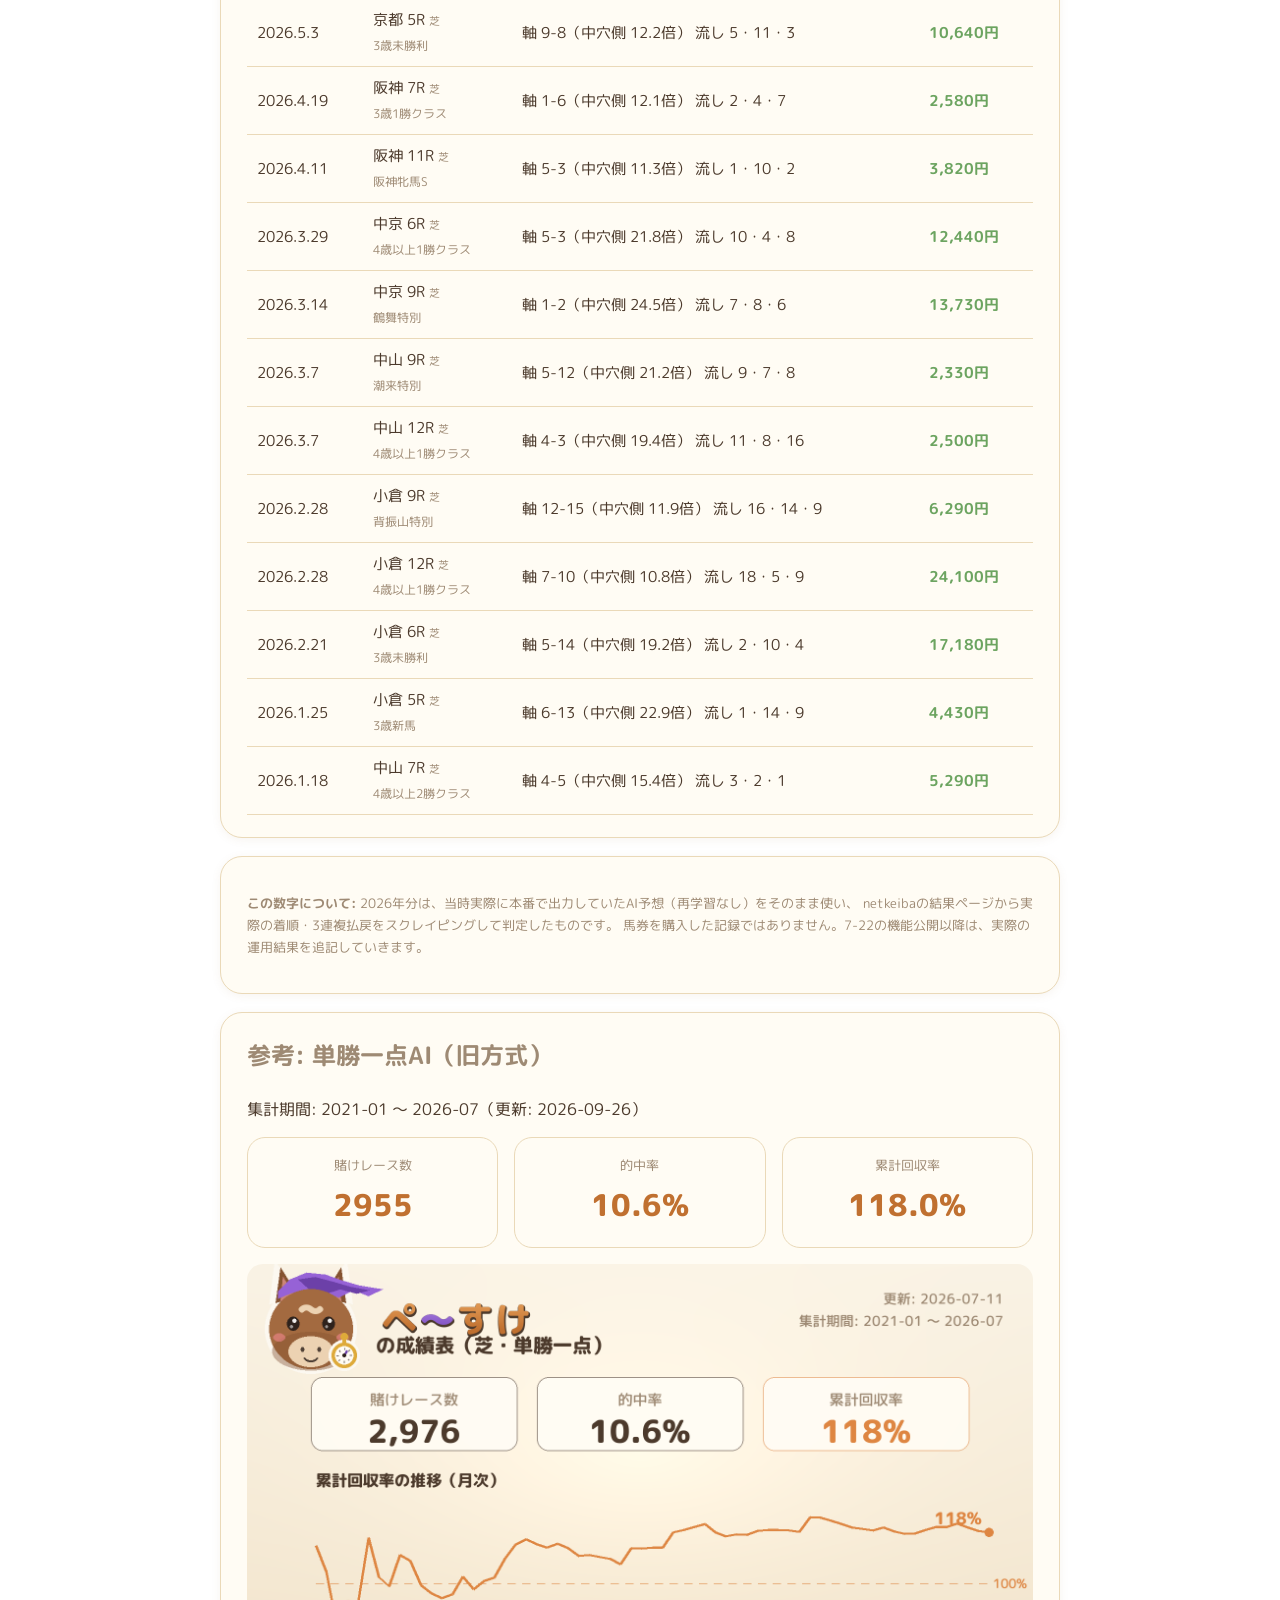
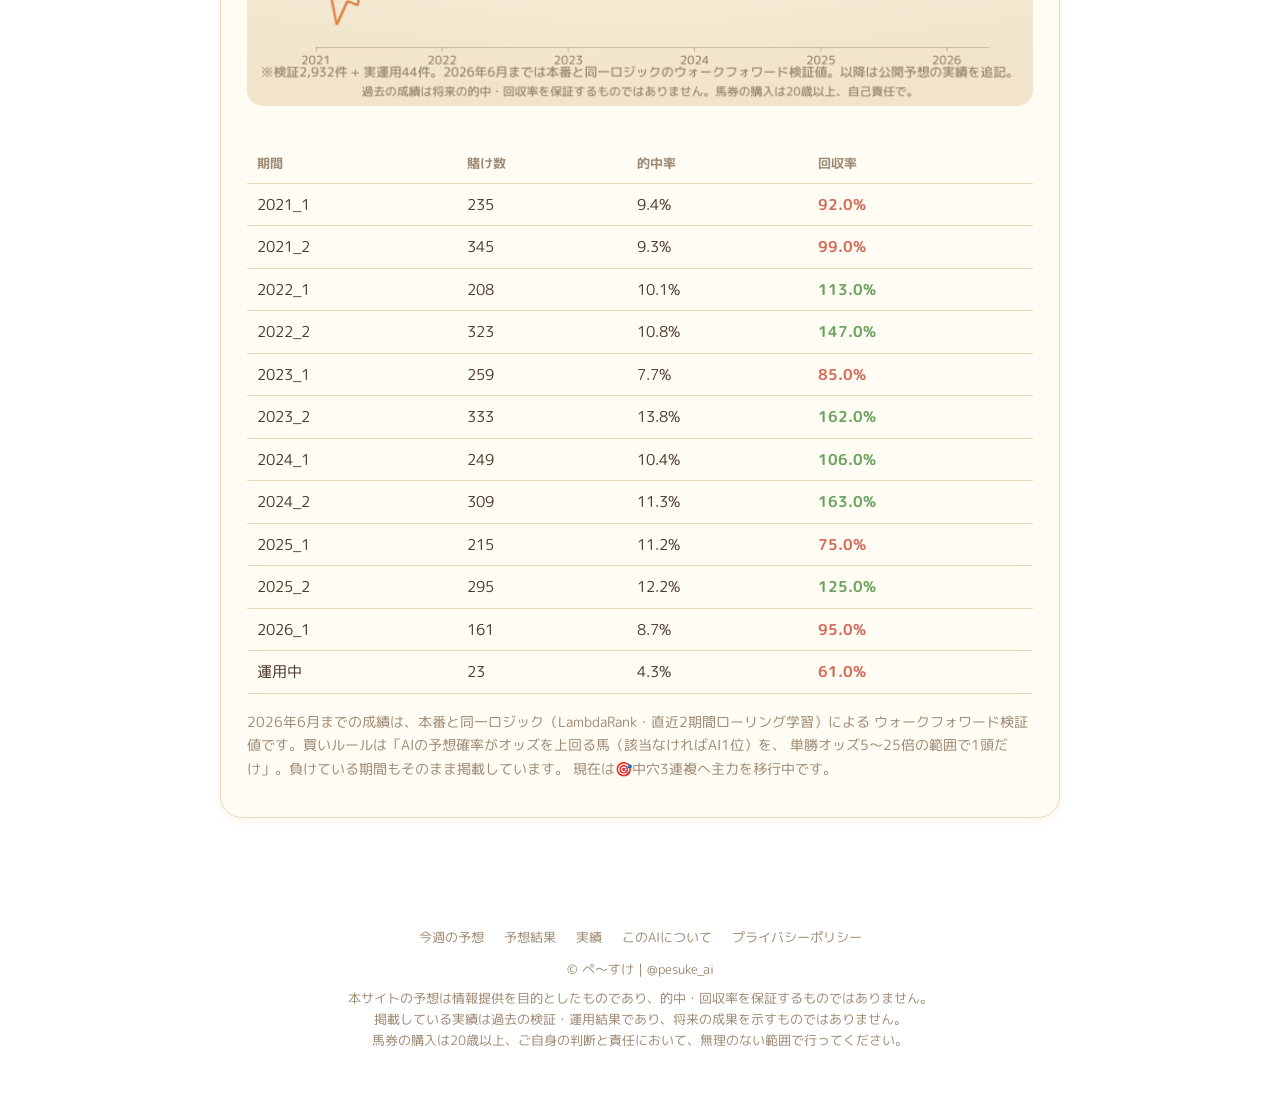
<file: results.html>
<!DOCTYPE html>
<html lang="ja">
<head>
<meta charset="UTF-8">
<meta name="viewport" content="width=device-width, initial-scale=1.0">
<title>実績｜ぺ～すけ</title>
<meta name="description" content="JRA芝レース専用のAI予想。展開予測エンジンでAI1位×中穴の2頭軸3連複を組み、勝ちも負けも全部公開しています。">
<link rel="icon" href="static/img/pesuke_icon.png">
<link rel="stylesheet" href="static/style.css">
</head>
<body>
<header class="site-header">
  <img class="icon" src="static/img/pesuke_icon.png" alt="ぺ～すけ">
  <div>
    <div class="brand">ぺ～すけ</div>
    <div class="tagline">展開を読む、🎯中穴3連複AI</div>
  </div>
  <nav>
    <a href="index.html">今週の予想</a>
    <a href="race_results.html">予想結果</a>
    <a href="results.html">実績</a>
    <a href="about.html">このAIについて</a>
  </nav>
</header>

<div class="wrap">


<div class="hero">
  <h1>成績はブレます。だから、全部見せる。</h1>
  <p class="sub">現在の主力は🎯中穴3連複（芝）。集計期間: 2026.01.04 〜 2026.07.19</p>
</div>

<div class="card" style="border-color:var(--gold-dark);">
  <h2 style="margin-top:0;color:var(--gold-dark);">🎯 中穴3連複（現在の主力）</h2>
  
  <p style="font-size:13px;color:var(--grey);margin:0 0 8px;font-weight:700;">軸1（AI予想1位）が単勝5倍以上のレースのみ（実運用基準）</p>
  <div class="stat-grid">
    <div class="stat"><div class="label">賭けレース数</div><div class="value">453</div></div>
    <div class="stat"><div class="label">的中率</div><div class="value">4.9%</div></div>
    <div class="stat"><div class="label">回収率</div><div class="value" style="color:var(--green);">176.0%</div></div>
  </div>

  <p style="font-size:13px;color:var(--grey);margin:26px 0 8px;font-weight:700;">参考: 全レース（軸1のオッズで絞らない）</p>
  <div class="stat-grid">
    <div class="stat"><div class="label">賭けレース数</div><div class="value">713</div></div>
    <div class="stat"><div class="label">的中率</div><div class="value">7.0%</div></div>
    <div class="stat"><div class="label">回収率</div><div class="value" style="color:var(--green);">167.0%</div></div>
  </div>

  <p style="font-size:14px;color:var(--grey);margin-bottom:0;margin-top:20px;">
    軸1（AI予想1位）× 軸2（単勝10〜25倍の中でAI評価が最も高い馬）の2頭軸、
    3着目はAI評価上位3頭への流し。日々の運用実績（収支記録）は軸1が単勝5倍以上の
    レースのみを対象にしていますが、参考として全レースの数字も両方公開しています。
  </p>
  
</div>


<div class="card">
  <h2 style="margin-top:0;color:var(--gold-dark);">🎯 中穴3連複 的中一覧（2026年）</h2>
  <table class="board">
    <thead><tr><th>日付</th><th>レース</th><th>組み合わせ</th><th>払戻</th></tr></thead>
    <tbody>
    
      <tr>
        <td style="white-space:nowrap;">2026.9.26</td>
        <td>中山 9R <span style="color:var(--grey);font-size:11px;">芝</span><br><span style="color:var(--grey);font-size:12px;">芙蓉S</span></td>
        <td>
          軸 8-4（中穴側 13.5倍）
          流し 2・3・5
        </td>
        <td style="color:var(--green);font-weight:700;white-space:nowrap;">660円</td>
      </tr>
    
      <tr>
        <td style="white-space:nowrap;">2026.9.5</td>
        <td>中山 9R <span style="color:var(--grey);font-size:11px;">芝</span><br><span style="color:var(--grey);font-size:12px;">古作特別</span></td>
        <td>
          軸 5-2（中穴側 14.4倍）
          流し 7・13・1
        </td>
        <td style="color:var(--green);font-weight:700;white-space:nowrap;">6,240円</td>
      </tr>
    
      <tr>
        <td style="white-space:nowrap;">2026.9.5</td>
        <td>札幌 11R <span style="color:var(--grey);font-size:11px;">芝</span><br><span style="color:var(--grey);font-size:12px;">札幌2歳S</span></td>
        <td>
          軸 4-3（中穴側 17.1倍）
          流し 2・8・5
        </td>
        <td style="color:var(--green);font-weight:700;white-space:nowrap;">760円</td>
      </tr>
    
      <tr>
        <td style="white-space:nowrap;">2026.8.29</td>
        <td>中京 7R <span style="color:var(--grey);font-size:11px;">芝</span><br><span style="color:var(--grey);font-size:12px;">長篠S</span></td>
        <td>
          軸 1-4（中穴側 16.9倍）
          流し 14・7・5
        </td>
        <td style="color:var(--green);font-weight:700;white-space:nowrap;">5,290円</td>
      </tr>
    
      <tr>
        <td style="white-space:nowrap;">2026.8.16</td>
        <td>中京 3R <span style="color:var(--grey);font-size:11px;">芝</span><br><span style="color:var(--grey);font-size:12px;">2歳新馬</span></td>
        <td>
          軸 7-5（中穴側 21.9倍）
          流し 3・2・8
        </td>
        <td style="color:var(--green);font-weight:700;white-space:nowrap;">4,420円</td>
      </tr>
    
      <tr>
        <td style="white-space:nowrap;">2026.8.16</td>
        <td>札幌 5R <span style="color:var(--grey);font-size:11px;">芝</span><br><span style="color:var(--grey);font-size:12px;">2歳新馬</span></td>
        <td>
          軸 12-9（中穴側 13.0倍）
          流し 11・8・5
        </td>
        <td style="color:var(--green);font-weight:700;white-space:nowrap;">2,740円</td>
      </tr>
    
      <tr>
        <td style="white-space:nowrap;">2026.7.26</td>
        <td>中京 2R <span style="color:var(--grey);font-size:11px;">芝</span><br><span style="color:var(--grey);font-size:12px;">2歳新馬</span></td>
        <td>
          軸 1-4（中穴側 15.3倍）
          流し 3・5・6
        </td>
        <td style="color:var(--green);font-weight:700;white-space:nowrap;">5,560円</td>
      </tr>
    
      <tr>
        <td style="white-space:nowrap;">2026.7.25</td>
        <td>中京 5R <span style="color:var(--grey);font-size:11px;">芝</span><br><span style="color:var(--grey);font-size:12px;">3歳未勝利</span></td>
        <td>
          軸 3-4（中穴側 13.7倍）
          流し 10・12・15
        </td>
        <td style="color:var(--green);font-weight:700;white-space:nowrap;">9,770円</td>
      </tr>
    
      <tr>
        <td style="white-space:nowrap;">2026.6.28</td>
        <td>小倉 11R <span style="color:var(--grey);font-size:11px;">芝</span><br><span style="color:var(--grey);font-size:12px;">紫川S</span></td>
        <td>
          軸 2-5（中穴側 22.4倍）
          流し 8・6・7
        </td>
        <td style="color:var(--green);font-weight:700;white-space:nowrap;">5,380円</td>
      </tr>
    
      <tr>
        <td style="white-space:nowrap;">2026.5.16</td>
        <td>新潟 6R <span style="color:var(--grey);font-size:11px;">芝</span><br><span style="color:var(--grey);font-size:12px;">3歳未勝利</span></td>
        <td>
          軸 16-15（中穴側 19.6倍）
          流し 11・9・1
        </td>
        <td style="color:var(--green);font-weight:700;white-space:nowrap;">92,560円</td>
      </tr>
    
      <tr>
        <td style="white-space:nowrap;">2026.5.3</td>
        <td>京都 5R <span style="color:var(--grey);font-size:11px;">芝</span><br><span style="color:var(--grey);font-size:12px;">3歳未勝利</span></td>
        <td>
          軸 9-8（中穴側 12.2倍）
          流し 5・11・3
        </td>
        <td style="color:var(--green);font-weight:700;white-space:nowrap;">10,640円</td>
      </tr>
    
      <tr>
        <td style="white-space:nowrap;">2026.4.19</td>
        <td>阪神 7R <span style="color:var(--grey);font-size:11px;">芝</span><br><span style="color:var(--grey);font-size:12px;">3歳1勝クラス</span></td>
        <td>
          軸 1-6（中穴側 12.1倍）
          流し 2・4・7
        </td>
        <td style="color:var(--green);font-weight:700;white-space:nowrap;">2,580円</td>
      </tr>
    
      <tr>
        <td style="white-space:nowrap;">2026.4.11</td>
        <td>阪神 11R <span style="color:var(--grey);font-size:11px;">芝</span><br><span style="color:var(--grey);font-size:12px;">阪神牝馬S</span></td>
        <td>
          軸 5-3（中穴側 11.3倍）
          流し 1・10・2
        </td>
        <td style="color:var(--green);font-weight:700;white-space:nowrap;">3,820円</td>
      </tr>
    
      <tr>
        <td style="white-space:nowrap;">2026.3.29</td>
        <td>中京 6R <span style="color:var(--grey);font-size:11px;">芝</span><br><span style="color:var(--grey);font-size:12px;">4歳以上1勝クラス</span></td>
        <td>
          軸 5-3（中穴側 21.8倍）
          流し 10・4・8
        </td>
        <td style="color:var(--green);font-weight:700;white-space:nowrap;">12,440円</td>
      </tr>
    
      <tr>
        <td style="white-space:nowrap;">2026.3.14</td>
        <td>中京 9R <span style="color:var(--grey);font-size:11px;">芝</span><br><span style="color:var(--grey);font-size:12px;">鶴舞特別</span></td>
        <td>
          軸 1-2（中穴側 24.5倍）
          流し 7・8・6
        </td>
        <td style="color:var(--green);font-weight:700;white-space:nowrap;">13,730円</td>
      </tr>
    
      <tr>
        <td style="white-space:nowrap;">2026.3.7</td>
        <td>中山 9R <span style="color:var(--grey);font-size:11px;">芝</span><br><span style="color:var(--grey);font-size:12px;">潮来特別</span></td>
        <td>
          軸 5-12（中穴側 21.2倍）
          流し 9・7・8
        </td>
        <td style="color:var(--green);font-weight:700;white-space:nowrap;">2,330円</td>
      </tr>
    
      <tr>
        <td style="white-space:nowrap;">2026.3.7</td>
        <td>中山 12R <span style="color:var(--grey);font-size:11px;">芝</span><br><span style="color:var(--grey);font-size:12px;">4歳以上1勝クラス</span></td>
        <td>
          軸 4-3（中穴側 19.4倍）
          流し 11・8・16
        </td>
        <td style="color:var(--green);font-weight:700;white-space:nowrap;">2,500円</td>
      </tr>
    
      <tr>
        <td style="white-space:nowrap;">2026.2.28</td>
        <td>小倉 9R <span style="color:var(--grey);font-size:11px;">芝</span><br><span style="color:var(--grey);font-size:12px;">背振山特別</span></td>
        <td>
          軸 12-15（中穴側 11.9倍）
          流し 16・14・9
        </td>
        <td style="color:var(--green);font-weight:700;white-space:nowrap;">6,290円</td>
      </tr>
    
      <tr>
        <td style="white-space:nowrap;">2026.2.28</td>
        <td>小倉 12R <span style="color:var(--grey);font-size:11px;">芝</span><br><span style="color:var(--grey);font-size:12px;">4歳以上1勝クラス</span></td>
        <td>
          軸 7-10（中穴側 10.8倍）
          流し 18・5・9
        </td>
        <td style="color:var(--green);font-weight:700;white-space:nowrap;">24,100円</td>
      </tr>
    
      <tr>
        <td style="white-space:nowrap;">2026.2.21</td>
        <td>小倉 6R <span style="color:var(--grey);font-size:11px;">芝</span><br><span style="color:var(--grey);font-size:12px;">3歳未勝利</span></td>
        <td>
          軸 5-14（中穴側 19.2倍）
          流し 2・10・4
        </td>
        <td style="color:var(--green);font-weight:700;white-space:nowrap;">17,180円</td>
      </tr>
    
      <tr>
        <td style="white-space:nowrap;">2026.1.25</td>
        <td>小倉 5R <span style="color:var(--grey);font-size:11px;">芝</span><br><span style="color:var(--grey);font-size:12px;">3歳新馬</span></td>
        <td>
          軸 6-13（中穴側 22.9倍）
          流し 1・14・9
        </td>
        <td style="color:var(--green);font-weight:700;white-space:nowrap;">4,430円</td>
      </tr>
    
      <tr>
        <td style="white-space:nowrap;">2026.1.18</td>
        <td>中山 7R <span style="color:var(--grey);font-size:11px;">芝</span><br><span style="color:var(--grey);font-size:12px;">4歳以上2勝クラス</span></td>
        <td>
          軸 4-5（中穴側 15.4倍）
          流し 3・2・1
        </td>
        <td style="color:var(--green);font-weight:700;white-space:nowrap;">5,290円</td>
      </tr>
    
    </tbody>
  </table>
</div>


<div class="card" style="font-size:13px;color:var(--grey);">
  <p><strong>この数字について:</strong>
  2026年分は、当時実際に本番で出力していたAI予想（再学習なし）をそのまま使い、
  netkeibaの結果ページから実際の着順・3連複払戻をスクレイピングして判定したものです。
  馬券を購入した記録ではありません。7-22の機能公開以降は、実際の運用結果を追記していきます。</p>
</div>

<div class="card">
  <h2 style="margin-top:0;color:var(--grey);">参考: 単勝一点AI（旧方式）</h2>
  <p class="sub" style="margin:0 0 14px;">集計期間: 2021-01 〜 2026-07（更新: 2026-09-26）</p>
  <div class="stat-grid">
    <div class="stat"><div class="label">賭けレース数</div><div class="value">2955</div></div>
    <div class="stat"><div class="label">的中率</div><div class="value">10.6%</div></div>
    <div class="stat"><div class="label">累計回収率</div><div class="value">118.0%</div></div>
  </div>

  <img class="full" src="static/img/record_summary.png" alt="累計回収率の推移" style="margin-top:16px;">

  <table class="board" style="margin-top:16px;">
    <thead><tr><th>期間</th><th>賭け数</th><th>的中率</th><th>回収率</th></tr></thead>
    <tbody>
    
      <tr>
        <td>2021_1</td>
        <td>235</td>
        <td>9.4%</td>
        <td style="color:var(--red); font-weight:700;">92.0%</td>
      </tr>
    
      <tr>
        <td>2021_2</td>
        <td>345</td>
        <td>9.3%</td>
        <td style="color:var(--red); font-weight:700;">99.0%</td>
      </tr>
    
      <tr>
        <td>2022_1</td>
        <td>208</td>
        <td>10.1%</td>
        <td style="color:var(--green); font-weight:700;">113.0%</td>
      </tr>
    
      <tr>
        <td>2022_2</td>
        <td>323</td>
        <td>10.8%</td>
        <td style="color:var(--green); font-weight:700;">147.0%</td>
      </tr>
    
      <tr>
        <td>2023_1</td>
        <td>259</td>
        <td>7.7%</td>
        <td style="color:var(--red); font-weight:700;">85.0%</td>
      </tr>
    
      <tr>
        <td>2023_2</td>
        <td>333</td>
        <td>13.8%</td>
        <td style="color:var(--green); font-weight:700;">162.0%</td>
      </tr>
    
      <tr>
        <td>2024_1</td>
        <td>249</td>
        <td>10.4%</td>
        <td style="color:var(--green); font-weight:700;">106.0%</td>
      </tr>
    
      <tr>
        <td>2024_2</td>
        <td>309</td>
        <td>11.3%</td>
        <td style="color:var(--green); font-weight:700;">163.0%</td>
      </tr>
    
      <tr>
        <td>2025_1</td>
        <td>215</td>
        <td>11.2%</td>
        <td style="color:var(--red); font-weight:700;">75.0%</td>
      </tr>
    
      <tr>
        <td>2025_2</td>
        <td>295</td>
        <td>12.2%</td>
        <td style="color:var(--green); font-weight:700;">125.0%</td>
      </tr>
    
      <tr>
        <td>2026_1</td>
        <td>161</td>
        <td>8.7%</td>
        <td style="color:var(--red); font-weight:700;">95.0%</td>
      </tr>
    
      <tr>
        <td>運用中</td>
        <td>23</td>
        <td>4.3%</td>
        <td style="color:var(--red); font-weight:700;">61.0%</td>
      </tr>
    
    </tbody>
  </table>

  <p style="font-size:14px;color:var(--grey);margin-top:16px;">
  2026年6月までの成績は、本番と同一ロジック（LambdaRank・直近2期間ローリング学習）による
  ウォークフォワード検証値です。買いルールは「AIの予想確率がオッズを上回る馬（該当なければAI1位）を、
  単勝オッズ5〜25倍の範囲で1頭だけ」。負けている期間もそのまま掲載しています。
  現在は🎯中穴3連複へ主力を移行中です。</p>
</div>


</div>

<footer>
  <nav>
    <a href="index.html">今週の予想</a>
    <a href="race_results.html">予想結果</a>
    <a href="results.html">実績</a>
    <a href="about.html">このAIについて</a>
    <a href="privacy.html">プライバシーポリシー</a>
  </nav>
  <div>© ぺ～すけ｜@pesuke_ai</div>
  <div class="disclaimer">
    本サイトの予想は情報提供を目的としたものであり、的中・回収率を保証するものではありません。<br>
    掲載している実績は過去の検証・運用結果であり、将来の成果を示すものではありません。<br>
    馬券の購入は20歳以上、ご自身の判断と責任において、無理のない範囲で行ってください。
  </div>
</footer>
</body>
</html>
</file>
<file: static/style.css>
/* ぺ～すけ サイト共通スタイル（温かいクリームテーマ・丸ゴシック） */

@import url('https://fonts.googleapis.com/css2?family=M+PLUS+Rounded+1c:wght@400;500;700;800&display=swap');

:root {
  --bg-top: #FAF3E5;
  --bg-bot: #F2E4CB;
  --text: #4C3A2C;
  --grey: #9E8A74;
  --green: #6CA460;
  --gold: #DE8642;
  --gold-light: #EEA860;
  --gold-dark: #C07030;
  --pink: #EC8A8A;
  --red: #D46C5A;
  --card: #FFFCF4;
  --card-border: #EAD9B8;
}

* { box-sizing: border-box; }

body {
  margin: 0;
  font-family: 'M PLUS Rounded 1c', sans-serif;
  color: var(--text);
  background: linear-gradient(180deg, var(--bg-top) 0%, var(--bg-bot) 100%);
  background-attachment: fixed;
  line-height: 1.7;
}

a { color: var(--gold-dark); text-decoration: none; }
a:hover { text-decoration: underline; }

.wrap {
  max-width: 880px;
  margin: 0 auto;
  padding: 0 20px 60px;
}

/* ---- ヘッダー ---- */
header.site-header {
  display: flex;
  align-items: center;
  gap: 14px;
  padding: 22px 20px 10px;
  max-width: 880px;
  margin: 0 auto;
}
header.site-header img.icon { width: 56px; height: 56px; }
header.site-header .brand { font-size: 28px; font-weight: 800; color: var(--gold); }
header.site-header .tagline { font-size: 14px; color: var(--grey); margin-top: 2px; }
header.site-header nav { margin-left: auto; display: flex; gap: 18px; font-weight: 700; }
header.site-header nav a { color: var(--text); }

/* ---- 汎用カード ---- */
.card {
  background: var(--card);
  border: 1px solid var(--card-border);
  border-radius: 22px;
  padding: 22px 26px;
  margin: 18px 0;
  box-shadow: 0 2px 10px rgba(150, 110, 60, 0.08);
}

.badge {
  display: inline-block;
  padding: 4px 14px;
  border-radius: 999px;
  font-size: 13px;
  font-weight: 700;
  border: 1px solid var(--green);
  color: var(--green);
  background: rgba(108,164,96,0.08);
}
.badge.gold { border-color: var(--gold); color: var(--gold-dark); background: rgba(222,134,66,0.10); }

/* ---- Hero ---- */
.hero { text-align: center; padding: 30px 20px 10px; }
.hero img.mascot { width: 150px; }
.hero h1 { font-size: 30px; font-weight: 800; margin: 10px 0 4px; color: var(--gold); }
.hero p.sub { color: var(--grey); font-size: 16px; margin-top: 0; }

/* ---- レーステーブル ---- */
table.board {
  width: 100%;
  border-collapse: collapse;
  font-size: 15px;
}
table.board th, table.board td {
  padding: 8px 10px;
  border-bottom: 1px solid var(--card-border);
  text-align: left;
}
table.board th { color: var(--grey); font-weight: 700; font-size: 13px; }
table.board tr.pick { background: rgba(222,134,66,0.10); }
table.board td.rank { font-weight: 800; color: var(--gold-dark); width: 34px; }
table.board td.num {
  font-weight: 800; color: #fff; background: var(--gold);
  border-radius: 8px; text-align: center; width: 30px;
}

.race-head {
  display: flex; align-items: baseline; gap: 10px; margin-bottom: 6px;
}
.race-head .venue { font-size: 20px; font-weight: 800; color: var(--gold-dark); }
.race-head .name { color: var(--grey); font-size: 14px; }

/* ---- 実績ページ ---- */
.stat-grid { display: flex; gap: 16px; flex-wrap: wrap; }
.stat-grid .stat {
  flex: 1; min-width: 140px; text-align: center;
  background: var(--card); border: 1px solid var(--card-border);
  border-radius: 18px; padding: 16px;
}
.stat .label { color: var(--grey); font-size: 13px; }
.stat .value { font-size: 30px; font-weight: 800; color: var(--gold-dark); margin-top: 4px; }
img.full { width: 100%; border-radius: 16px; margin: 14px 0; }

/* ---- フッター ---- */
footer {
  text-align: center; color: var(--grey); font-size: 13px;
  padding: 30px 20px 50px; max-width: 880px; margin: 0 auto;
}
footer .disclaimer { margin-top: 8px; line-height: 1.6; }
footer nav { margin-bottom: 10px; }
footer nav a { margin: 0 8px; color: var(--grey); }

@media (max-width: 640px) {
  header.site-header { flex-wrap: wrap; }
  header.site-header nav { margin-left: 0; width: 100%; }
  .hero h1 { font-size: 24px; }
}
</file>
